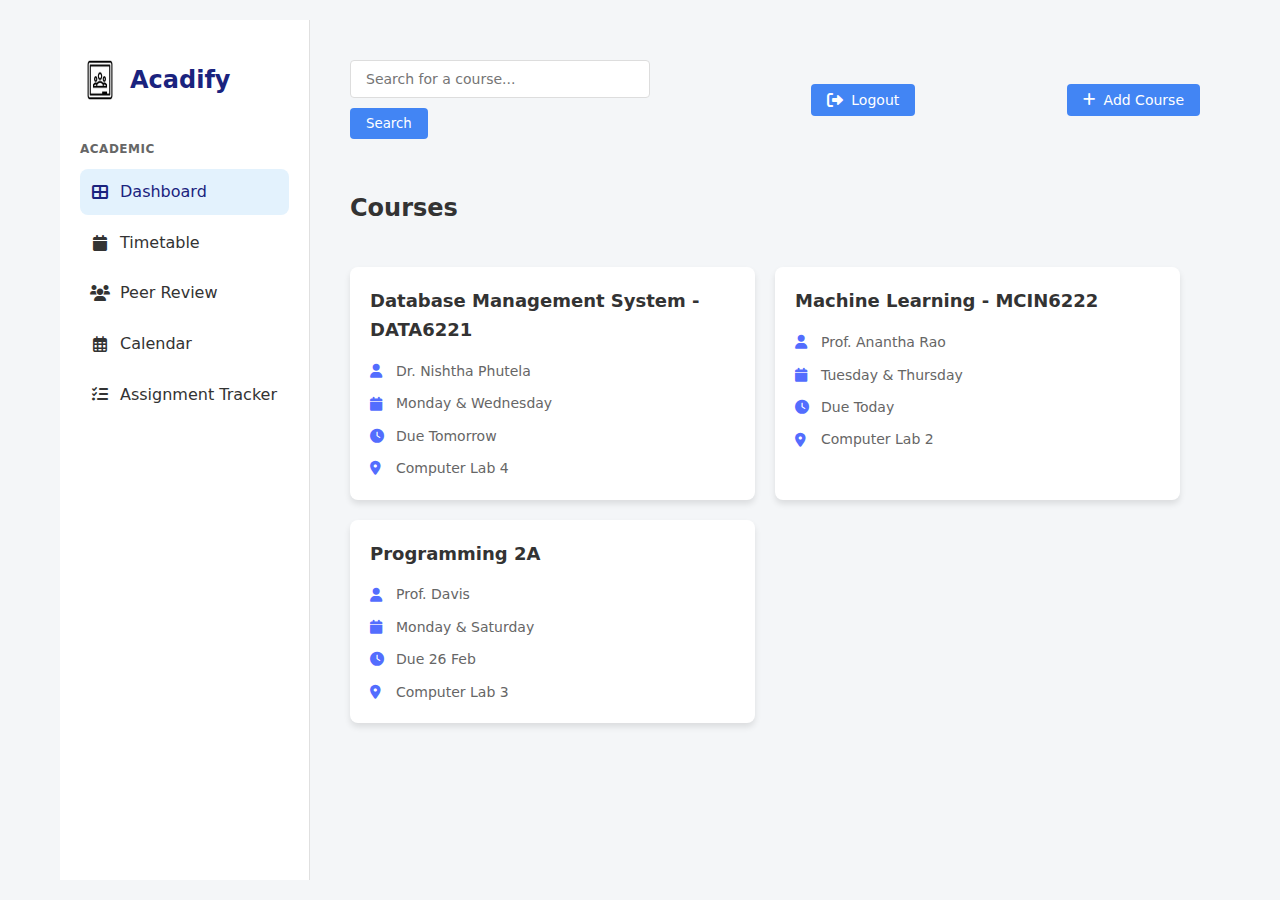
<file: index.html>
<!DOCTYPE html>
<html lang="en">
<head>
    <meta charset="UTF-8">
    <meta name="viewport" content="width=device-width, initial-scale=1.0">
    <title>Dashboard - Acadify Classroom</title>
    <link rel="stylesheet" href="dashboard.css">
    <link rel="stylesheet" href="https://cdnjs.cloudflare.com/ajax/libs/font-awesome/6.0.0/css/all.min.css">
</head>
<body>
    <div class="container">
        
        <aside class="sidebar">
            <div class="logo">
                <img src="logo.jpeg" alt="Acadify Logo">
                <h2>Acadify</h2>
            </div>
            <nav>
                <div class="nav-section">
                    <h3>ACADEMIC</h3>
                    <a href="#" class="active"><i class="fas fa-th-large"></i> Dashboard</a>
                    <a href="timetable.html"><i class="fas fa-calendar"></i> Timetable</a>
                    <a href="peerreview.html"><i class="fas fa-users"></i> Peer Review</a>
                    <a href="c.html"><i class="far fa-calendar-alt"></i> Calendar</a>
                    <a href="assignmenttracker.html"><i class="fas fa-tasks"></i> Assignment Tracker</a>
                </div>
            </nav>
        </aside>
        <main>
            <header>
                <div class="search-container">
                    <input type="text" id="courseSearch" placeholder="Search for a course...">
                    <div id="suggestions" class="suggestions-dropdown"></div>
                    <button id="searchBtn">Search</button>
                </div>
                <div class="header-icons">
                    <button id="logoutBtn" class="logout-btn">
                        <i class="fas fa-sign-out-alt"></i> Logout
                    </button>
                </div>
                
                    
                    <button id="addCourseBtn" class="add-btn">
                        <i class="fas fa-plus"></i> Add Course
                    </button>

                
            </header>
            <div class="content">
                <h2 class="section-title">Courses</h2>
                <div class="courses-grid">
                    <!-- First Row of Courses -->
                    <div class="course-card" data-course="dbms.html">
                        <h3>Database Management System - DATA6221</h3>
                        <div class="course-info">
                            <div class="instructor">
                                <i class="fas fa-user"></i>
                                <span>Dr. Nishtha Phutela</span>
                            </div>
                            <div class="schedule">
                                <i class="fas fa-calendar"></i>
                                <span>Monday & Wednesday</span>
                            </div>
                            <div class="deadline">
                                <i class="fas fa-clock"></i>
                                <span>Due Tomorrow</span>
                            </div>
                            <div class="location">
                                <i class="fas fa-map-marker-alt"></i>
                                <span>Computer Lab 4</span>
                            </div>
                        </div>
                    </div>

                    <div class="course-card" data-course="machinelearning.html">
                        <h3>Machine Learning - MCIN6222</h3>
                        <div class="course-info">
                            <div class="instructor">
                                <i class="fas fa-user"></i>
                                <span>Prof. Anantha Rao</span>
                            </div>
                            <div class="schedule">
                                <i class="fas fa-calendar"></i>
                                <span>Tuesday & Thursday</span>
                            </div>
                            <div class="deadline">
                                <i class="fas fa-clock"></i>
                                <span>Due Today</span>
                            </div>
                            <div class="location">
                                <i class="fas fa-map-marker-alt"></i>
                                <span>Computer Lab 2</span>
                            </div>
                        </div>
                    </div>

                    <div class="course-card" data-course="programming.html">
                        <h3>Programming 2A</h3>
                        <div class="course-info">
                            <div class="instructor">
                                <i class="fas fa-user"></i>
                                <span>Prof. Davis</span>
                            </div>
                            <div class="schedule">
                                <i class="fas fa-calendar"></i>
                                <span>Monday & Saturday</span>
                            </div>
                            <div class="deadline">
                                <i class="fas fa-clock"></i>
                                <span>Due 26 Feb</span>
                            </div>
                            <div class="location">
                                <i class="fas fa-map-marker-alt"></i>
                                <span>Computer Lab 3</span>
                            </div>
                        </div>
                    </div>

                    <!-- Second Row of Courses -->
                   

                    





                    <div id="coursesGrid" class="courses-grid">
                        <!-- Courses will be dynamically added here -->
                    </div>
            
                    <!-- Course Modal -->
                    <div id="courseModal" class="modal">
                        <div class="modal-content">
                            <div class="modal-header">
                                <h3 id="modalTitle">Add New Course</h3>
                                <button class="close-btn" onclick="closeModal()">
                                    <i class="fas fa-times"></i>
                                </button>
                            </div>
                            <div class="modal-body">
                                <form id="courseForm">
                                    <div class="form-group">
                                        <label>Course Name*</label>
                                        <input 
                                            type="text" 
                                            id="courseName" 
                                            placeholder="e.g. Database Management System"
                                            required 
                                        />
                                    </div>
                                    <div class="form-group">
                                        <label>Course Code*</label>
                                        <input 
                                            type="text" 
                                            id="courseCode" 
                                            placeholder="e.g. DATA6221"
                                            required 
                                        />
                                    </div>
                                    <div class="form-group">
                                        <label>Instructor*</label>
                                        <input 
                                            type="text" 
                                            id="instructor" 
                                            placeholder="e.g. Dr. John Smith"
                                            required 
                                        />
                                    </div>
                                    <div class="form-group">
                                        <label>Schedule</label>
                                        <input 
                                            type="text" 
                                            id="schedule" 
                                            placeholder="e.g. Monday & Wednesday"
                                        />
                                    </div>
                                    <div class="form-group">
                                        <label>Deadline</label>
                                        <input 
                                            type="text" 
                                            id="deadline" 
                                            placeholder="e.g. Tomorrow, 26 Feb"
                                        />
                                    </div>
                                    <div class="form-group">
                                        <label>Location</label>
                                        <input 
                                            type="text" 
                                            id="location" 
                                            placeholder="e.g. Computer Lab 4"
                                        />
                                    </div>
                                </form>
                            </div>
                            <div class="modal-footer">
                                <button class="cancel-btn" onclick="closeModal()">Cancel</button>
                                <button class="save-btn" onclick="saveCourse()">Add Course</button>
                            </div>
                        </div>
                    </div>




                </div>
            </div>
        </main>
    </div>

    <!-- Toast notification for messages -->
    <div id="toast" class="toast">
        <div class="toast-content">
            <i class="fas fa-check-circle toast-icon"></i>
            <div class="toast-message">Message here</div>
        </div>
        <div class="toast-progress"></div>
    </div>

    <script src="dashboard.js"></script>
</body>
</html>
</file>
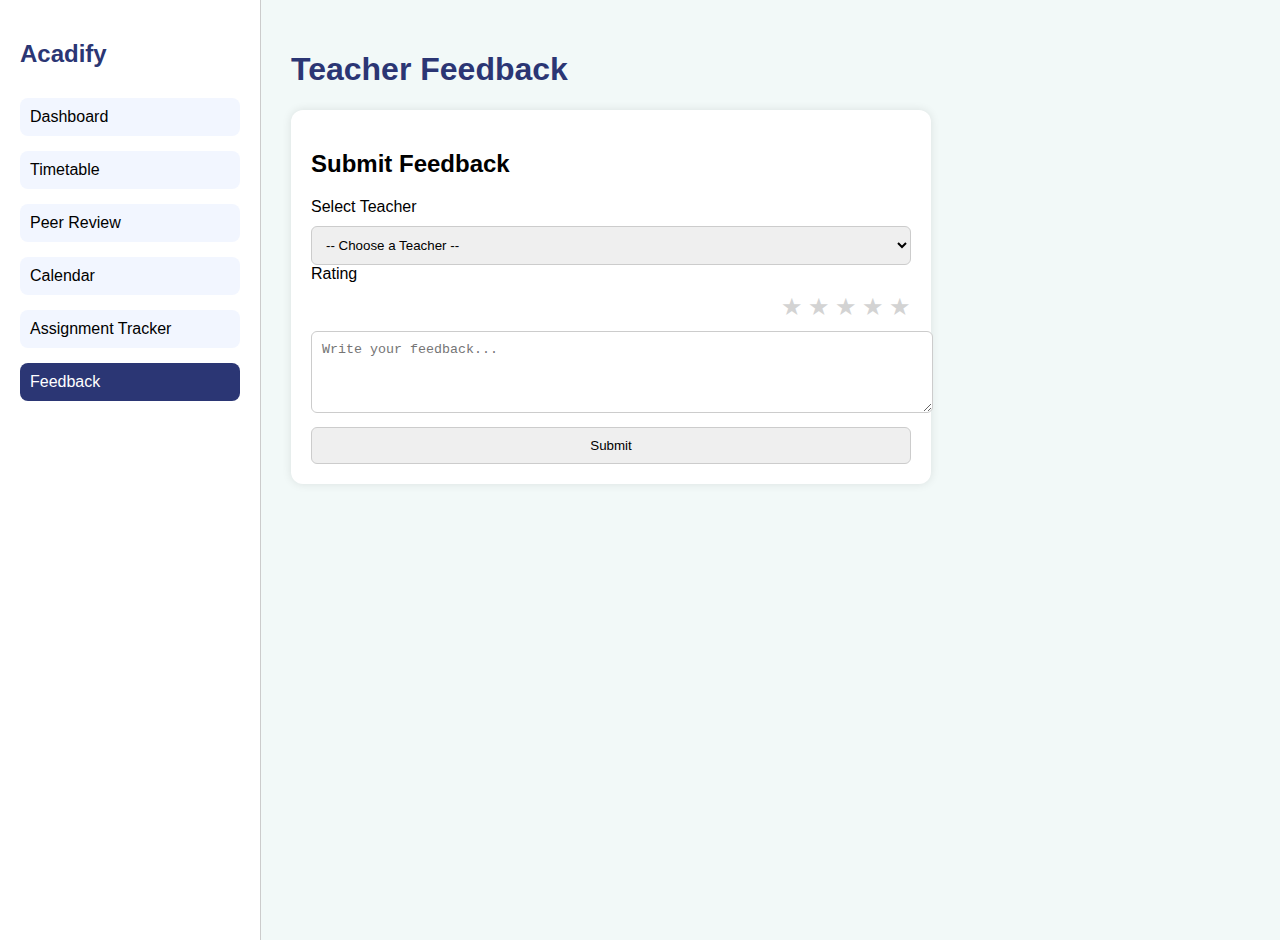
<file: Feedback_Himanshu/index.html>
<!DOCTYPE html>
<html lang="en">
<head>
  <meta charset="UTF-8">
  <title>Teacher Feedback - Acadify</title>
  <style>
    body {
      margin: 0;
      font-family: Arial, sans-serif;
      background-color: #f2f9f8;
      display: flex;
    }
    .sidebar {
      width: 220px;
      background-color: #fff;
      border-right: 1px solid #ccc;
      padding: 20px;
      height: 100vh;
    }
    .sidebar h2 {
      color: #2b3674;
    }
    .sidebar ul {
      list-style: none;
      padding: 0;
      margin-top: 30px;
    }
    .sidebar ul li {
      margin-bottom: 15px;
      padding: 10px;
      background-color: #f2f6ff;
      border-radius: 8px;
      cursor: pointer;
    }
    .sidebar ul li:hover {
      background-color: #dce7ff;
    }
    .main {
      flex: 1;
      padding: 30px;
    }
    .main h1 {
      color: #2b3674;
    }
    .feedback-form {
      background-color: #fff;
      padding: 20px;
      border-radius: 12px;
      box-shadow: 0 0 10px rgba(0,0,0,0.1);
      max-width: 600px;
      margin-bottom: 30px;
    }
    .feedback-form select,
    .feedback-form textarea,
    .feedback-form button {
      width: 100%;
      margin-top: 10px;
      padding: 10px;
      border-radius: 6px;
      border: 1px solid #ccc;
    }
    .stars {
      display: flex;
      flex-direction: row-reverse;
      justify-content: flex-start;
      gap: 5px;
      margin-top: 10px;
    }
    .stars input {
      display: none;
    }
    .stars label {
      font-size: 24px;
      color: lightgray;
      cursor: pointer;
    }
    .stars input:checked ~ label,
    .stars label:hover,
    .stars label:hover ~ label {
      color: gold;
    }
    .feedback-list {
      max-width: 600px;
    }
    .feedback-item {
      background-color: #fff;
      padding: 15px;
      margin-bottom: 15px;
      border-radius: 10px;
      box-shadow: 0 2px 6px rgba(0,0,0,0.05);
    }
    .feedback-item h3 {
      margin: 0;
      color: #2b3674;
    }
    .feedback-item p {
      margin-top: 5px;
    }
  </style>
</head>
<body>
  <div class="sidebar">
    <h2>Acadify</h2>
    <ul>
      <li>Dashboard</li>
      <li>Timetable</li>
      <li>Peer Review</li>
      <li>Calendar</li>
      <li>Assignment Tracker</li>
      <li style="background-color:#2b3674; color:#fff;">Feedback</li>
    </ul>
  </div>

  <div class="main">
    <h1>Teacher Feedback</h1>
    <div class="feedback-form">
      <h2>Submit Feedback</h2>
      <label for="teacher">Select Teacher</label>
      <select id="teacher">
        <option value="">-- Choose a Teacher --</option>
        <option value="Dr. Nishtha Phutela">Dr. Nishtha Phutela</option>
        <option value="Prof. Anantha Rao">Prof. Anantha Rao</option>
        <option value="Gautam Sir">Gautam Sir</option>
      </select>

      <label>Rating</label>
      <div class="stars">
        <input type="radio" name="star" id="star5" value="5"><label for="star5">&#9733;</label>
        <input type="radio" name="star" id="star4" value="4"><label for="star4">&#9733;</label>
        <input type="radio" name="star" id="star3" value="3"><label for="star3">&#9733;</label>
        <input type="radio" name="star" id="star2" value="2"><label for="star2">&#9733;</label>
        <input type="radio" name="star" id="star1" value="1"><label for="star1">&#9733;</label>
      </div>

      <textarea id="feedback" rows="4" placeholder="Write your feedback..."></textarea>
      <button id="submitBtn">Submit</button>
    </div>

    <div class="feedback-list" id="feedbackList">
      <h2>Submitted Feedback</h2>
    </div>
  </div>

  <script>
    window.onload = function() {
      loadFeedback();
    };

    document.getElementById("submitBtn").addEventListener("click", submitFeedback);

    function submitFeedback() {
      const teacher = document.getElementById("teacher").value;
      const feedback = document.getElementById("feedback").value;
      const rating = document.querySelector('input[name="star"]:checked');

      if (!teacher || !feedback || !rating) {
        alert("Please fill all fields including rating.");
        return;
      }

      const existingFeedback = JSON.parse(localStorage.getItem('feedback')) || [];
      const newFeedback = {
        teacher: teacher,
        rating: rating.value,
        feedback: feedback
      };

      existingFeedback.push(newFeedback);
      localStorage.setItem('feedback', JSON.stringify(existingFeedback));

      document.getElementById("teacher").value = "";
      document.getElementById("feedback").value = "";
      document.querySelectorAll('input[name="star"]').forEach(r => r.checked = false);

      loadFeedback();
    }

    function loadFeedback() {
      const feedbackList = document.getElementById("feedbackList");
      feedbackList.innerHTML = '';
      const storedFeedback = JSON.parse(localStorage.getItem('feedback')) || [];

      storedFeedback.forEach(feedback => {
        const item = document.createElement("div");
        item.className = "feedback-item";

        const heading = document.createElement("h3");
        heading.textContent = `${feedback.teacher} - ${'★'.repeat(feedback.rating)}${'☆'.repeat(5 - feedback.rating)}`;

        const para = document.createElement("p");
        para.textContent = feedback.feedback;

        item.appendChild(heading);
        item.appendChild(para);
        feedbackList.appendChild(item);
      });
    }
  </script>
</body>
</html>
</file>
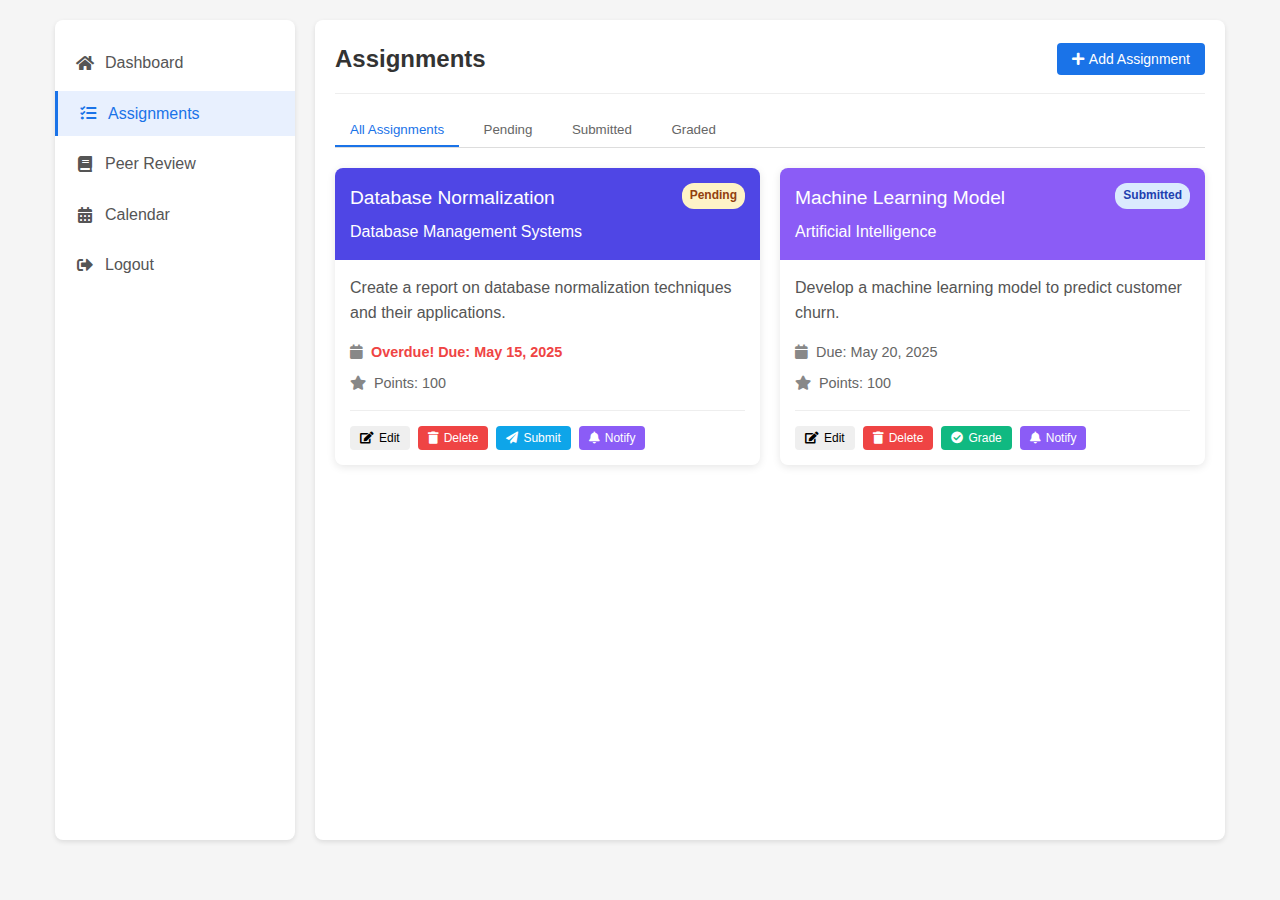
<file: assignmenttracker.html>
<!DOCTYPE html>
<html lang="en">
<head>
    <meta charset="UTF-8">
    <meta name="viewport" content="width=device-width, initial-scale=1.0">
    <title>Assignment Tracker</title>
    <link rel="stylesheet" href="https://cdnjs.cloudflare.com/ajax/libs/font-awesome/5.15.4/css/all.min.css">
    <link rel="stylesheet" href="assignmentracker.css">
</head>
<body>
 
    
    <div class="container main-container">
        <aside class="sidebar">
            <nav>
                <ul>
                    <li><a href="index.html"><i class="fas fa-home"></i> Dashboard</a></li>
                    <li class="active"><a href="assignmenttracker.html"><i class="fas fa-tasks"></i> Assignments</a></li>
                    <li><a href="peerreview.html"><i class="fas fa-book"></i> Peer Review</a></li>
                    <li><a href="timetable.html"><i class="fas fa-calendar-alt"></i> Calendar</a></li>                   
                  <li><a href="index.html"><i class="fas fa-sign-out-alt"></i> Logout</a></li>
                </ul>
            </nav>
        </aside>
        
        <main class="content">
            <div class="content-header">
                <h2>Assignments</h2>
                <button class="btn btn-primary" id="addAssignmentBtn">
                    <i class="fas fa-plus"></i> Add Assignment
                </button>
            </div>
            
            <div class="tab-navigation">
                <button class="tab-btn active" data-status="all">All Assignments</button>
                <button class="tab-btn" data-status="Pending">Pending</button>
                <button class="tab-btn" data-status="Submitted">Submitted</button>
                <button class="tab-btn" data-status="Graded">Graded</button>
            </div>
            
            <div class="assignments-container">
                <!-- Assignments will be dynamically added here -->
            </div>
        </main>
    </div>
    
    <!-- Assignment Modal -->
    <div id="assignmentModal" class="modal">
        <div class="modal-content">
            <span class="close">&times;</span>
            <h2 id="modalTitle">Add New Assignment</h2>
            
            <form id="assignmentForm">
                <input type="hidden" id="assignmentId">
                
                <div class="form-group">
                    <label for="title">Assignment Title*</label>
                    <input type="text" id="title" required>
                </div>
                
                <div class="form-group">
                    <label for="course">Course*</label>
                    <select id="course" required>
                        <option value="DBMS">Database Management Systems</option>
                        <option value="DS">Data Structures</option>
                        <option value="AI">Artificial Intelligence</option>
                        <option value="ML">Machine Learning</option>
                        <option value="CN">Computer Networks</option>
                    </select>
                </div>
                
                <div class="form-group">
                    <label for="description">Description*</label>
                    <textarea id="description" rows="4" required></textarea>
                </div>
                
                <div class="form-row">
                    <div class="form-group">
                        <label for="deadline">Due Date*</label>
                        <input type="date" id="deadline" required>
                    </div>
                    
                    <div class="form-group">
                        <label for="points">Total Points*</label>
                        <input type="number" id="points" min="1" max="100" value="100" required>
                    </div>
                </div>
                
                <div class="form-group">
                    <label for="attachment">Attachment</label>
                    <input type="file" id="attachment">
                </div>
                
                <div class="form-group">
                    <label>Notification Options</label>
                    <div class="checkbox-group">
                        <label><input type="checkbox" id="notifyEmail"> Email</label>
                        <label><input type="checkbox" id="notifyPush" checked> Push Notification</label>
                    </div>
                </div>
                
                <div class="form-actions">
                    <button type="button" class="btn btn-cancel" id="cancelAssignment">Cancel</button>
                    <button type="submit" class="btn btn-primary">Save Assignment</button>
                </div>
            </form>
        </div>
    </div>
    
    <!-- Notification Modal -->
    <div id="notificationModal" class="notification-modal">
        <div class="notification-form">
            <h2>Notify Students</h2>
            
            <form id="notificationForm">
                <input type="hidden" id="notifyAssignmentId">
                
                <div class="form-group">
                    <label for="notificationTitle">Notification Title*</label>
                    <input type="text" id="notificationTitle" required>
                </div>
                
                <div class="form-group">
                    <label for="notificationMessage">Message*</label>
                    <textarea id="notificationMessage" rows="4" required></textarea>
                </div>
                
                <div class="form-group">
                    <label>Notification Methods</label>
                    <div class="notification-options">
                        <label><input type="checkbox" id="notifyEmailOption" checked> Email</label>
                        <label><input type="checkbox" id="notifyPushOption" checked> Push</label>
                        <label><input type="checkbox" id="notifySmsOption"> SMS</label>
                    </div>
                </div>
                
                <div class="form-group">
                    <label>Recipients</label>
                    <div class="notification-options">
                        <label><input type="checkbox" id="notifyAllRecipients" checked> All Students (4)</label>
                    </div>
                </div>
                
                <div class="form-actions">
                    <button type="button" class="btn btn-cancel" id="cancelNotification">Cancel</button>
                    <button type="submit" class="btn btn-primary">Send Notification</button>
                </div>
            </form>
        </div>
    </div>
    
    <!-- Grade Modal -->
    <div id="gradeModal" class="grade-modal">
        <div class="grade-form">
            <h2>Grade Assignment</h2>
            
            <form id="gradeForm">
                <input type="hidden" id="gradeAssignmentId">
                
                <div class="form-group">
                    <label for="score">Score*</label>
                    <input type="number" id="score" min="0" max="100" required>
                </div>
                
                <div class="form-group">
                    <label for="feedback">Feedback*</label>
                    <textarea id="feedback" rows="4" required></textarea>
                </div>
                
                <div class="form-group">
                    <label for="feedbackAttachment">Attachment</label>
                    <input type="file" id="feedbackAttachment">
                </div>
                
                <div class="form-actions">
                    <button type="button" class="btn btn-cancel" id="cancelGrade">Cancel</button>
                    <button type="submit" class="btn btn-primary">Submit Grade</button>
                </div>
            </form>
        </div>
    </div>
    
    <!-- Delete Confirmation Modal -->
    <div id="deleteModal" class="delete-modal">
        <div class="delete-confirm">
            <i class="fas fa-exclamation-triangle" style="font-size: 48px; color: #ef4444; margin-bottom: 15px;"></i>
            <h3>Delete Assignment</h3>
            <p id="deleteMessage">Are you sure you want to delete this assignment? This action cannot be undone.</p>
            
            <div class="btn-group">
                <button class="btn" id="cancelDelete">Cancel</button>
                <button class="btn btn-delete" id="confirmDelete">Delete</button>
            </div>
        </div>
    </div>
    
    <!-- Toast Notification -->
    <div id="toast" class="toast">
        <div class="toast-content">
            <i class="fas fa-check-circle"></i>
            <span id="toastMessage"></span>
        </div>
    </div>
    
    <script src="assignmentracker.js"></script>
</body>
</html>
</file>
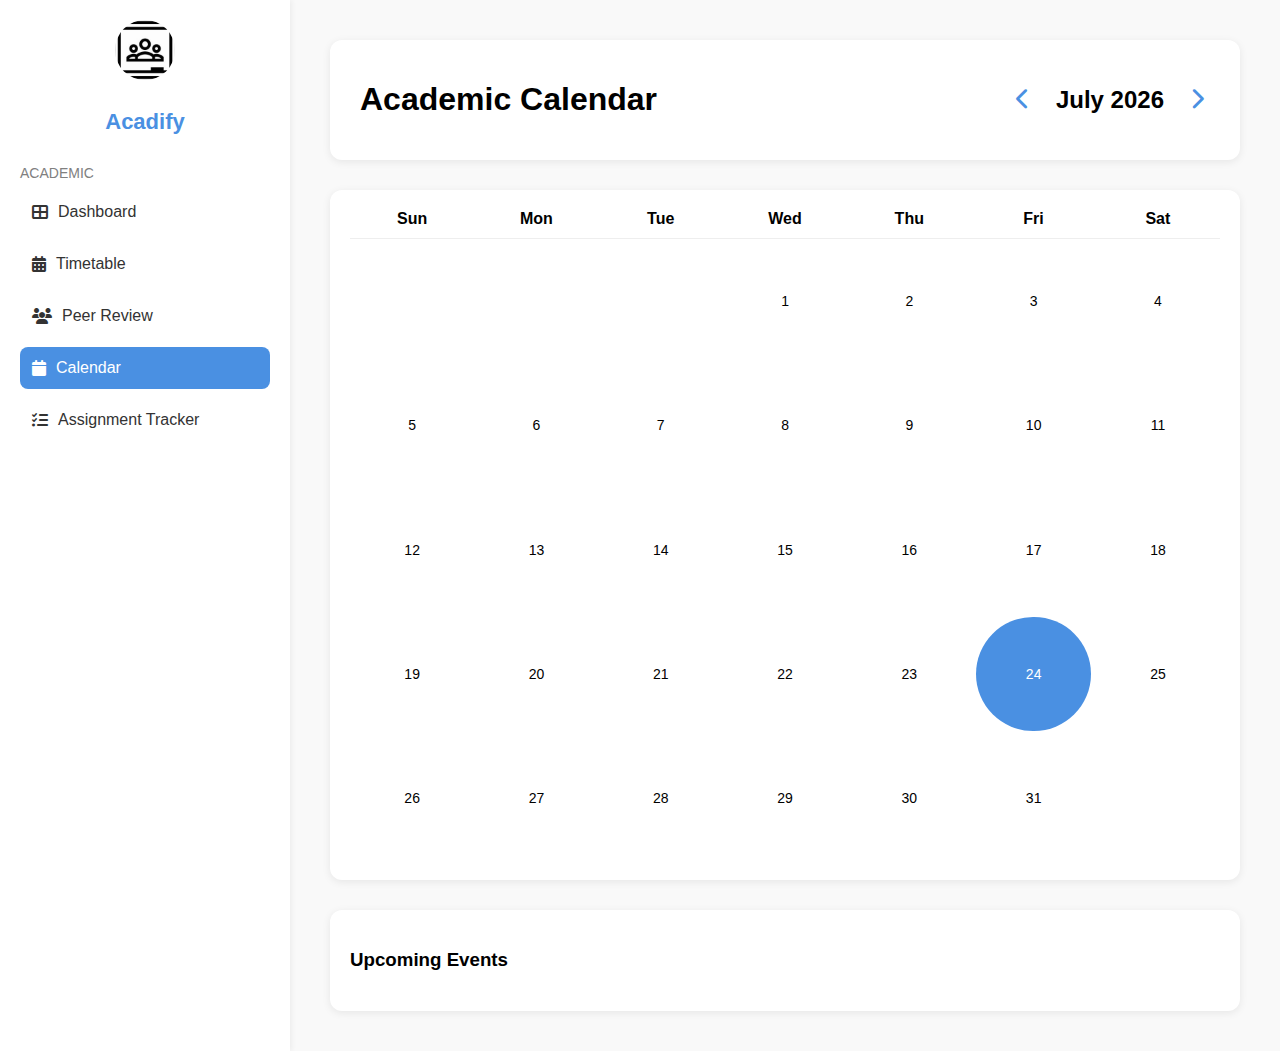
<file: c.html>
<!DOCTYPE html>
<html lang="en">
<head>
    <meta charset="UTF-8">
    <meta name="viewport" content="width=device-width, initial-scale=1.0">
    <title>Calendar | Acadify</title>
    <link rel="stylesheet" href="c.css">
    <link rel="stylesheet" href="https://cdnjs.cloudflare.com/ajax/libs/font-awesome/6.4.0/css/all.min.css">
</head>
<body>
    <div class="container">
        <aside class="sidebar">
            <div class="logo-container">
                <img src="logo.jpeg" alt="Acadify Logo" class="logo">
                <h1 class="logo-text">Acadify</h1>
            </div>
            <div class="sidebar-section">
                <p class="sidebar-section-title">ACADEMIC</p>
                <nav class="sidebar-nav">
                    <a href="index.html" class="nav-item">
                        <i class="fas fa-th-large"></i> Dashboard
                    </a>
                    <a href="timetable.html" class="nav-item">
                        <i class="fas fa-calendar-alt"></i> Timetable
                    </a>
                   
                    <a href="peerreview.html" class="nav-item">
                        <i class="fas fa-users"></i> Peer Review
                    </a>
                    <a href="#" class="nav-item active">
                        <i class="fas fa-calendar"></i> Calendar
                    </a>
                    <a href="assignmenttracker.html" class="nav-item">
                        <i class="fas fa-tasks"></i> Assignment Tracker
                    </a>
                </nav>
            </div>
        </aside>

        <main class="main-content">
            <section class="calendar-section">
                <div class="calendar-header">
                    <h1>Academic Calendar</h1>
                    <div class="calendar-nav">
                        <button id="prevMonth" class="nav-btn"><i class="fas fa-chevron-left"></i></button>
                        <h2 id="currentMonth">March 2025</h2>
                        <button id="nextMonth" class="nav-btn"><i class="fas fa-chevron-right"></i></button>
                    </div>
                </div>

                <div class="calendar-container">
                    <div class="calendar-weekdays">
                        <div>Sun</div>
                        <div>Mon</div>
                        <div>Tue</div>
                        <div>Wed</div>
                        <div>Thu</div>
                        <div>Fri</div>
                        <div>Sat</div>
                    </div>
                    <div class="calendar-days" id="calendarDays">
                        <!-- Days populated by JavaScript -->
                    </div>
                </div>

                <div class="events-sidebar">
                    <h3>Upcoming Events</h3>
                    <div class="events-list" id="eventsList">
                        <!-- Events populated by JavaScript -->
                    </div>
                </div>
            </section>
        </main>
    </div>
    
    <script src="c.js"></script>
</body>
</html>
</file>
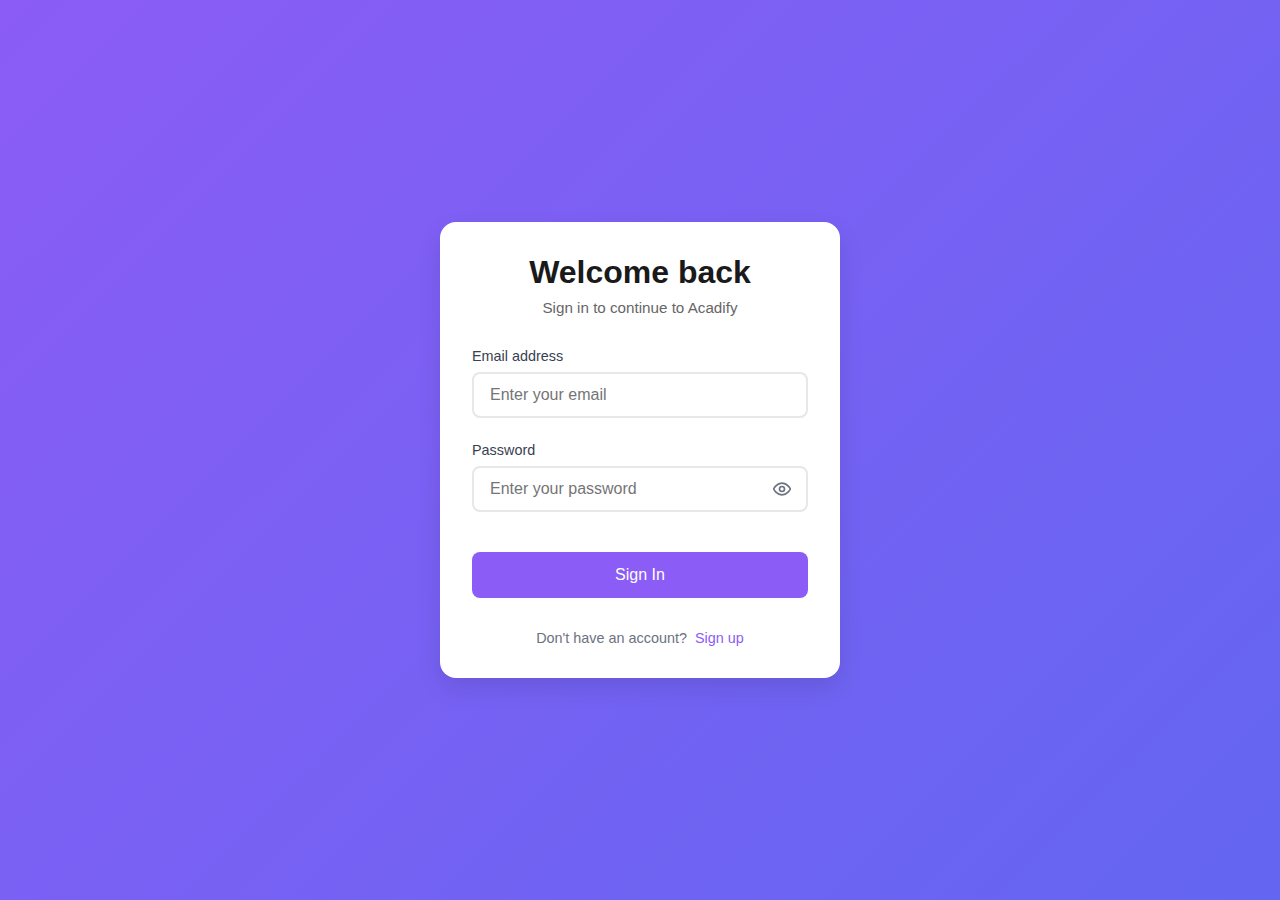
<file: login.html>
<!DOCTYPE html>
<html lang="en">
<head>
    <meta charset="UTF-8">
    <meta name="viewport" content="width=device-width, initial-scale=1.0">
    <title>Login - Acadify</title>
    <link rel="stylesheet" href="https://cdnjs.cloudflare.com/ajax/libs/font-awesome/6.0.0/css/all.min.css">
    <link rel="stylesheet" href="auth.css">
</head>
<body>
    <div class="auth-container">
        <div class="auth-header">
            <h1>Welcome back</h1>
            <p>Sign in to continue to Acadify</p>
        </div>

        <form id="loginForm">
            <div class="form-group">
                <label for="loginEmail">Email address</label>
                <div class="input-wrapper">
                    <input type="email" id="loginEmail" required placeholder="Enter your email">
                </div>
            </div>

            <div class="form-group">
                <label for="loginPassword">Password</label>
                <div class="input-wrapper">
                    <input type="password" id="loginPassword" required placeholder="Enter your password">
                    <button type="button" class="toggle-password">
                        <svg xmlns="http://www.w3.org/2000/svg" width="20" height="20" viewBox="0 0 24 24" fill="none" stroke="currentColor" stroke-width="2" stroke-linecap="round" stroke-linejoin="round">
                            <path d="M2 12s3-7 10-7 10 7 10 7-3 7-10 7-10-7-10-7Z"/>
                            <circle cx="12" cy="12" r="3"/>
                        </svg>
                    </button>
                </div>
            </div>

            <button type="submit" class="submit-button">Sign In</button>
        </form>

        <div class="auth-footer">
            Don't have an account?
            <a href="signup.html">Sign up</a>
        </div>
    </div>

    <script src="auth.js"></script>
</body>
</html>
</file>
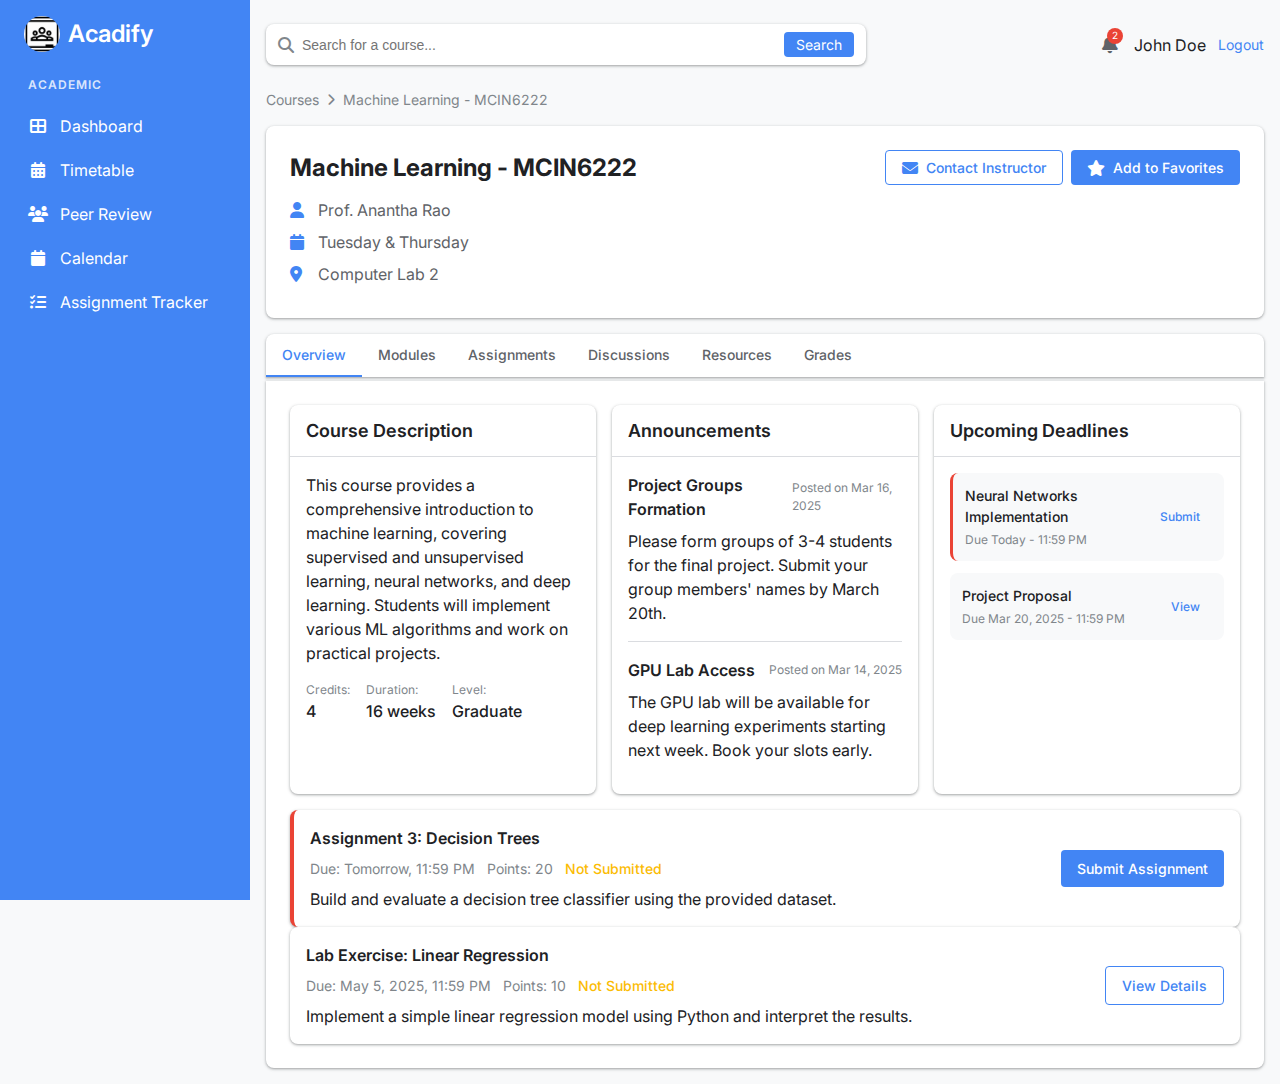
<file: machinelearning.html>
<!DOCTYPE html>
<html lang="en">
<head>
    <meta charset="UTF-8">
    <meta name="viewport" content="width=device-width, initial-scale=1.0">
    <title>Machine Learning - MCIN6222 | Acadify</title>
    <link rel="stylesheet" href="dbms.css">
    <link rel="stylesheet" href="https://fonts.googleapis.com/css2?family=Inter:wght@400;500;600&display=swap">
    <link rel="stylesheet" href="https://cdnjs.cloudflare.com/ajax/libs/font-awesome/6.4.0/css/all.min.css">
</head>
<body>
    <div class="container">
        <!-- Sidebar -->
        <aside class="sidebar">
            <div class="logo-container">
                <img src="logo.jpeg" alt="Acadify Logo" class="logo">
                <h1 class="logo-text">Acadify</h1>
            </div>
            
            <div class="sidebar-section">
                <p class="sidebar-section-title">ACADEMIC</p>
                <nav class="sidebar-nav">
                    <a href="index.html" class="nav-item">
                        <i class="fas fa-th-large"></i>
                        <span>Dashboard</span>
                    </a>
                    <a href="timetable.html" class="nav-item">
                        <i class="fas fa-calendar-alt"></i>
                        <span>Timetable</span>
                    </a>
                    
                    <a href="peerreview.html" class="nav-item">
                        <i class="fas fa-users"></i>
                        <span>Peer Review</span>
                    </a>
                    <a href="c.html" class="nav-item">
                        <i class="fas fa-calendar"></i>
                        <span>Calendar</span>
                    </a>
                    <a href="assignmentracker.html" class="nav-item">
                        <i class="fas fa-tasks"></i>
                        <span>Assignment Tracker</span>
                    </a>
                </nav>
            </div>
        </aside>

        <!-- Main Content -->
        <main class="main-content">
            <!-- Header -->
            <header class="header">
                <div class="search-container">
                    <div class="search-box">
                        <i class="fas fa-search"></i>
                        <input type="text" placeholder="Search for a course...">
                        <button class="search-btn">Search</button>
                    </div>
                </div>
                <div class="header-actions">
                    <div class="notification-icon">
                        <i class="fas fa-bell"></i>
                        <span class="notification-badge">2</span>
                    </div>
                    <div class="user-profile">
                        <span>John Doe</span>
                        <a href="#" class="logout-btn">Logout</a>
                    </div>
                </div>
            </header>

            <!-- Breadcrumb -->
            <div class="breadcrumb">
                <a href="dashboard.html">Courses</a>
                <i class="fas fa-chevron-right"></i>
                <span>Machine Learning - MCIN6222</span>
            </div>

            <!-- Course Header -->
            <div class="course-header">
                <div class="course-info">
                    <h1>Machine Learning - MCIN6222</h1>
                    <div class="instructor">
                        <i class="fas fa-user"></i>
                        <span>Prof. Anantha Rao</span>
                    </div>
                    <div class="schedule">
                        <i class="fas fa-calendar"></i>
                        <span>Tuesday & Thursday</span>
                    </div>
                    <div class="location">
                        <i class="fas fa-map-marker-alt"></i>
                        <span>Computer Lab 2</span>
                    </div>
                </div>
                <div class="course-actions">
                    <button class="btn btn-outline">
                        <i class="fas fa-envelope"></i>
                        <span>Contact Instructor</span>
                    </button>
                    <button class="btn btn-primary">
                        <i class="fas fa-star"></i>
                        <span>Add to Favorites</span>
                    </button>
                </div>
            </div>

            <!-- Course Navigation -->
            <div class="course-nav">
                <button class="nav-tab active" data-tab="overview">Overview</button>
                <button class="nav-tab" data-tab="modules">Modules</button>
                <button class="nav-tab" data-tab="assignments">Assignments</button>
                <button class="nav-tab" data-tab="discussions">Discussions</button>
                <button class="nav-tab" data-tab="resources">Resources</button>
                <button class="nav-tab" data-tab="grades">Grades</button>
            </div>

            <!-- Tab Content -->
            <div class="tab-content">
                <!-- Overview Tab -->
                <div class="tab-pane active" id="overview">
                    <div class="overview-grid">
                        <!-- Course Description -->
                        <div class="card">
                            <div class="card-header">
                                <h2>Course Description</h2>
                            </div>
                            <div class="card-body">
                                <p>This course provides a comprehensive introduction to machine learning, covering supervised and unsupervised learning, neural networks, and deep learning. Students will implement various ML algorithms and work on practical projects.</p>
                                <div class="course-meta">
                                    <div class="meta-item">
                                        <span class="meta-label">Credits:</span>
                                        <span class="meta-value">4</span>
                                    </div>
                                    <div class="meta-item">
                                        <span class="meta-label">Duration:</span>
                                        <span class="meta-value">16 weeks</span>
                                    </div>
                                    <div class="meta-item">
                                        <span class="meta-label">Level:</span>
                                        <span class="meta-value">Graduate</span>
                                    </div>
                                </div>
                            </div>
                        </div>

                        <!-- Announcements -->
                        <div class="card">
                            <div class="card-header">
                                <h2>Announcements</h2>
                            </div>
                            <div class="card-body">
                                <div class="announcement">
                                    <div class="announcement-header">
                                        <h3>Project Groups Formation</h3>
                                        <span class="date">Posted on Mar 16, 2025</span>
                                    </div>
                                    <p>Please form groups of 3-4 students for the final project. Submit your group members' names by March 20th.</p>
                                </div>
                                <div class="announcement">
                                    <div class="announcement-header">
                                        <h3>GPU Lab Access</h3>
                                        <span class="date">Posted on Mar 14, 2025</span>
                                    </div>
                                    <p>The GPU lab will be available for deep learning experiments starting next week. Book your slots early.</p>
                                </div>
                            </div>
                        </div>

                        <!-- Upcoming Deadlines -->
                        <div class="card">
                            <div class="card-header">
                                <h2>Upcoming Deadlines</h2>
                            </div>
                            <div class="card-body">
                                <div class="deadline-list">
                                    <div class="deadline urgent">
                                        <div class="deadline-info">
                                            <h3>Neural Networks Implementation</h3>
                                            <p>Due Today - 11:59 PM</p>
                                        </div>
                                        <a href="#" class="btn btn-sm">Submit</a>
                                    </div>
                                    <div class="deadline">
                                        <div class="deadline-info">
                                            <h3>Project Proposal</h3>
                                            <p>Due Mar 20, 2025 - 11:59 PM</p>
                                        </div>
                                        <a href="#" class="btn btn-sm">View</a>
                                    </div>
                                </div>
                            </div>
                        </div>
                    </div>
                </div>
<!-- Modules Tab -->
<div class="tab-pane" id="modules">
    <div class="modules-container">
      <div class="module">
        <div class="module-header">
          <h2>Module 1: Introduction to Machine Learning</h2>
          <button class="module-toggle">
            <i class="fas fa-chevron-down"></i>
          </button>
        </div>
        <div class="module-content">
          <div class="module-topics">
            <div class="topic completed">
              <div class="topic-header">
                <i class="fas fa-check-circle"></i>
                <h3>1.1 What is Machine Learning?</h3>
              </div>
              <div class="topic-resources">
                <a href="#" class="resource">
                  <i class="fas fa-file-pdf"></i>
                  <span>Lecture Slides</span>
                </a>
                <a href="#" class="resource">
                  <i class="fas fa-video"></i>
                  <span>Lecture Recording</span>
                </a>
              </div>
            </div>
            <div class="topic completed">
              <div class="topic-header">
                <i class="fas fa-check-circle"></i>
                <h3>1.2 Types of Machine Learning</h3>
              </div>
              <div class="topic-resources">
                <a href="#" class="resource">
                  <i class="fas fa-file-pdf"></i>
                  <span>Lecture Slides</span>
                </a>
                <a href="#" class="resource">
                  <i class="fas fa-video"></i>
                  <span>Lecture Recording</span>
                </a>
              </div>
            </div>
          </div>
        </div>
      </div>
  
      <div class="module">
        <div class="module-header">
          <h2>Module 2: Supervised Learning</h2>
          <button class="module-toggle">
            <i class="fas fa-chevron-down"></i>
          </button>
        </div>
        <div class="module-content">
          <div class="module-topics">
            <div class="topic active">
              <div class="topic-header">
                <i class="fas fa-play-circle"></i>
                <h3>2.1 Linear Regression</h3>
              </div>
              <div class="topic-resources">
                <a href="#" class="resource">
                  <i class="fas fa-file-pdf"></i>
                  <span>Lecture Slides</span>
                </a>
                <a href="#" class="resource">
                  <i class="fas fa-video"></i>
                  <span>Lecture Recording</span>
                </a>
                <a href="#" class="resource">
                  <i class="fas fa-tasks"></i>
                  <span>Practice Exercise</span>
                </a>
              </div>
            </div>
            <div class="topic">
              <div class="topic-header">
                <i class="fas fa-circle"></i>
                <h3>2.2 Classification: Logistic Regression</h3>
              </div>
              <div class="topic-resources">
                <a href="#" class="resource">
                  <i class="fas fa-lock"></i>
                  <span>Available on May 5, 2025</span>
                </a>
              </div>
            </div>
          </div>
        </div>
      </div>
  
      <div class="module">
        <div class="module-header">
          <h2>Module 3: Unsupervised Learning</h2>
          <button class="module-toggle">
            <i class="fas fa-chevron-down"></i>
          </button>
        </div>
        <div class="module-content">
          <div class="module-topics">
            <div class="topic">
              <div class="topic-header">
                <i class="fas fa-circle"></i>
                <h3>3.1 Clustering: K-Means</h3>
              </div>
              <div class="topic-resources">
                <a href="#" class="resource">
                  <i class="fas fa-lock"></i>
                  <span>Available on May 12, 2025</span>
                </a>
              </div>
            </div>
            <div class="topic">
              <div class="topic-header">
                <i class="fas fa-circle"></i>
                <h3>3.2 Dimensionality Reduction</h3>
              </div>
              <div class="topic-resources">
                <a href="#" class="resource">
                  <i class="fas fa-lock"></i>
                  <span>Available on May 19, 2025</span>
                </a>
              </div>
            </div>
          </div>
        </div>
      </div>
    </div>
  </div>
  <!-- Machine Learning Assignments -->
  <div class="assignment-item urgent">
    <div class="assignment-info">
      <h3>Assignment 3: Decision Trees</h3>
      <div class="assignment-meta">
        <span class="due-date">Due: Tomorrow, 11:59 PM</span>
        <span class="points">Points: 20</span>
        <span class="status pending">Not Submitted</span>
      </div>
      <p>Build and evaluate a decision tree classifier using the provided dataset.</p>
    </div>
    <div class="assignment-actions">
      <a href="#" class="btn btn-primary">Submit Assignment</a>
    </div>
  </div>

  <div class="assignment-item">
    <div class="assignment-info">
      <h3>Lab Exercise: Linear Regression</h3>
      <div class="assignment-meta">
        <span class="due-date">Due: May 5, 2025, 11:59 PM</span>
        <span class="points">Points: 10</span>
        <span class="status pending">Not Submitted</span>
      </div>
      <p>Implement a simple linear regression model using Python and interpret the results.</p>
    </div>
    <div class="assignment-actions">
      <a href="#" class="btn btn-outline">View Details</a>
    </div>
  </div>
  <!-- Machine Learning Discussions Tab -->
<div class="tab-pane" id="ml-discussions">
    <div class="discussions-container">
      <div class="discussions-header">
        <h2>Machine Learning Discussions</h2>
        <button class="btn btn-primary">New Discussion</button>
      </div>
  
      <div class="discussion-boards">
        <div class="discussion-board">
          <div class="board-header">
            <h3>General Discussion</h3>
            <span class="post-count">12 posts</span>
          </div>
          <div class="discussion-list">
            <div class="discussion-item">
              <div class="discussion-info">
                <h4>Understanding Overfitting vs. Underfitting</h4>
                <div class="discussion-meta">
                  <span class="author">Emily Carter</span>
                  <span class="date">Mar 12, 2025</span>
                  <span class="replies">6 replies</span>
                </div>
                <p>Can someone explain in simple terms how to differentiate overfitting and underfitting in machine learning models?</p>
              </div>
              <div class="discussion-status">
                <span class="status unread">New Replies</span>
              </div>
            </div>
            <div class="discussion-item">
              <div class="discussion-info">
                <h4>Best Resources for Neural Networks Basics</h4>
                <div class="discussion-meta">
                  <span class="author">David Lee</span>
                  <span class="date">Mar 8, 2025</span>
                  <span class="replies">4 replies</span>
                </div>
                <p>Looking for beginner-friendly resources or videos that explain neural networks well. Any suggestions?</p>
              </div>
              <div class="discussion-status">
                <span class="status read">Read</span>
              </div>
            </div>
          </div>
          <a href="#" class="view-all">View all discussions</a>
        </div>
  
        <div class="discussion-board">
          <div class="board-header">
            <h3>Assignment Help</h3>
            <span class="post-count">18 posts</span>
          </div>
          <div class="discussion-list">
            <div class="discussion-item">
              <div class="discussion-info">
                <h4>Confusion on Decision Trees Assignment</h4>
                <div class="discussion-meta">
                  <span class="author">Brian Kim</span>
                  <span class="date">Mar 14, 2025</span>
                  <span class="replies">5 replies</span>
                </div>
                <p>In Assignment 2, what splitting criterion should we use: Gini Index or Entropy?</p>
              </div>
              <div class="discussion-status">
                <span class="status instructor">Instructor Reply</span>
              </div>
            </div>
            <div class="discussion-item">
              <div class="discussion-info">
                <h4>Issue Installing scikit-learn</h4>
                <div class="discussion-meta">
                  <span class="author">Olivia Brown</span>
                  <span class="date">Mar 11, 2025</span>
                  <span class="replies">8 replies</span>
                </div>
                <p>I'm facing installation errors with scikit-learn on Windows. Any quick fixes?</p>
              </div>
              <div class="discussion-status">
                <span class="status read">Read</span>
              </div>
            </div>
          </div>
          <a href="#" class="view-all">View all discussions</a>
        </div>
      </div>
    </div>
  </div>
  

  <!-- Machine Learning Grades Tab -->
<div class="tab-pane" id="ml-grades">
    <div class="grades-container">
      <div class="grades-header">
        <h2>Machine Learning Grades</h2>
        <div class="grades-summary">
          <div class="grade-stat">
            <span class="stat-label">Current Grade</span>
            <span class="stat-value">88.2%</span>
          </div>
          <div class="grade-stat">
            <span class="stat-label">Letter Grade</span>
            <span class="stat-value">B+</span>
          </div>
          <div class="grade-stat">
            <span class="stat-label">Course Complete</span>
            <span class="stat-value">60%</span>
          </div>
        </div>
      </div>
  
      <div class="grade-chart">
        <canvas id="mlGradeChart"></canvas>
      </div>
  
      <div class="grades-breakdown">
        <table class="grades-table">
          <thead>
            <tr>
              <th>Assignment</th>
              <th>Due Date</th>
              <th>Points</th>
              <th>Grade</th>
              <th>Feedback</th>
            </tr>
          </thead>
          <tbody>
            <tr>
              <td>Assignment 1: Supervised Learning</td>
              <td>Feb 18, 2025</td>
              <td>10</td>
              <td class="grade-good">9/10 (90%)</td>
              <td><a href="#" class="btn btn-sm">View</a></td>
            </tr>
            <tr>
              <td>Quiz 1: Linear Regression</td>
              <td>Mar 5, 2025</td>
              <td>20</td>
              <td class="grade-good">17/20 (85%)</td>
              <td><a href="#" class="btn btn-sm">View</a></td>
            </tr>
            <tr>
              <td>Assignment 2: Decision Trees</td>
              <td>Mar 12, 2025</td>
              <td>15</td>
              <td class="grade-good">13/15 (87%)</td>
              <td><a href="#" class="btn btn-sm">View</a></td>
            </tr>
            <tr>
              <td>Assignment 3: Neural Networks</td>
              <td>Mar 22, 2025</td>
              <td>20</td>
              <td class="grade-pending">Not Submitted</td>
              <td>-</td>
            </tr>
            <tr>
              <td>Lab Exercise: K-Means Clustering</td>
              <td>Mar 26, 2025</td>
              <td>10</td>
              <td class="grade-pending">Not Submitted</td>
              <td>-</td>
            </tr>
            <tr>
              <td>Final Exam</td>
              <td>Apr 5, 2025</td>
              <td>100</td>
              <td class="grade-pending">Upcoming</td>
              <td>-</td>
            </tr>
          </tbody>
        </table>
      </div>
    </div>
  </div>
  
  
  

            </div>
        </main>
    </div>
    <script src="dbms.js"></script>
</body>
</html>
</file>
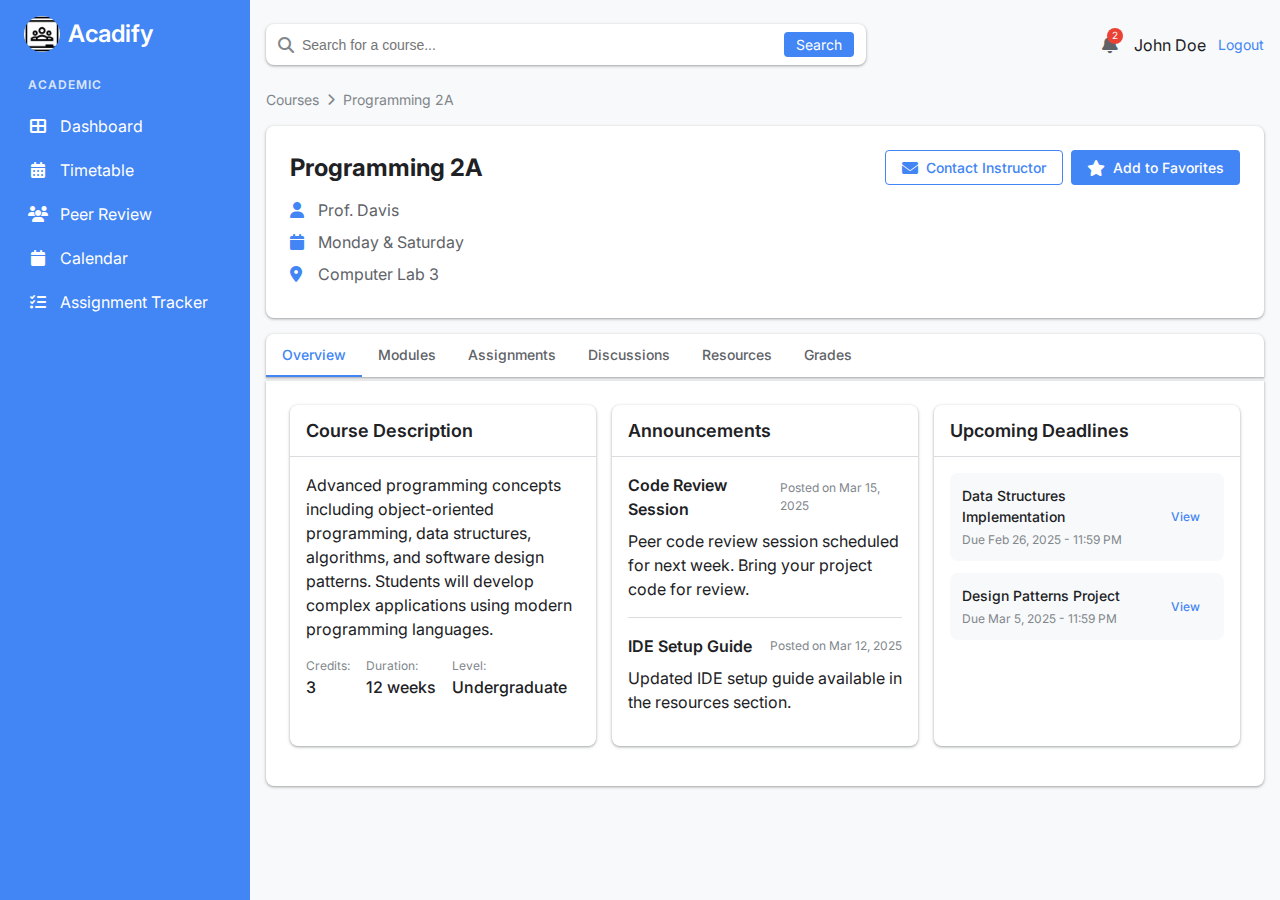
<file: programming.html>
<!DOCTYPE html>
<html lang="en">
<head>
    <meta charset="UTF-8">
    <meta name="viewport" content="width=device-width, initial-scale=1.0">
    <title>Programming 2A | Acadify</title>
    <link rel="stylesheet" href="dbms.css">
    <link rel="stylesheet" href="https://fonts.googleapis.com/css2?family=Inter:wght@400;500;600&display=swap">
    <link rel="stylesheet" href="https://cdnjs.cloudflare.com/ajax/libs/font-awesome/6.4.0/css/all.min.css">
</head>
<body>
    <div class="container">
        <!-- Sidebar (same as other pages) -->
        <aside class="sidebar">
            <div class="logo-container">
                <img src="logo.jpeg" alt="Acadify Logo" class="logo">
                <h1 class="logo-text">Acadify</h1>
            </div>
            
            <div class="sidebar-section">
                <p class="sidebar-section-title">ACADEMIC</p>
                <nav class="sidebar-nav">
                    <a href="index.html" class="nav-item">
                        <i class="fas fa-th-large"></i>
                        <span>Dashboard</span>
                    </a>
                    <a href="timetable.html" class="nav-item">
                        <i class="fas fa-calendar-alt"></i>
                        <span>Timetable</span>
                    </a>
                    
                    <a href="peerreview.html" class="nav-item">
                        <i class="fas fa-users"></i>
                        <span>Peer Review</span>
                    </a>
                    <a href="c.html" class="nav-item">
                        <i class="fas fa-calendar"></i>
                        <span>Calendar</span>
                    </a>
                    <a href="assignmentracker.html" class="nav-item">
                        <i class="fas fa-tasks"></i>
                        <span>Assignment Tracker</span>
                    </a>
                </nav>
            </div>
        </aside>
        <!-- Main Content -->
        <main class="main-content">
            <!-- Header (same as other pages) -->
            <header class="header">
                <div class="search-container">
                    <div class="search-box">
                        <i class="fas fa-search"></i>
                        <input type="text" placeholder="Search for a course...">
                        <button class="search-btn">Search</button>
                    </div>
                </div>
                <div class="header-actions">
                    <div class="notification-icon">
                        <i class="fas fa-bell"></i>
                        <span class="notification-badge">2</span>
                    </div>
                    <div class="user-profile">
                        <span>John Doe</span>
                        <a href="#" class="logout-btn">Logout</a>
                    </div>
                </div>
            </header>

            <!-- Breadcrumb -->
            <div class="breadcrumb">
                <a href="dashboard.html">Courses</a>
                <i class="fas fa-chevron-right"></i>
                <span>Programming 2A</span>
            </div>

            <!-- Course Header -->
            <div class="course-header">
                <div class="course-info">
                    <h1>Programming 2A</h1>
                    <div class="instructor">
                        <i class="fas fa-user"></i>
                        <span>Prof. Davis</span>
                    </div>
                    <div class="schedule">
                        <i class="fas fa-calendar"></i>
                        <span>Monday & Saturday</span>
                    </div>
                    <div class="location">
                        <i class="fas fa-map-marker-alt"></i>
                        <span>Computer Lab 3</span>
                    </div>
                </div>
                <div class="course-actions">
                    <button class="btn btn-outline">
                        <i class="fas fa-envelope"></i>
                        <span>Contact Instructor</span>
                    </button>
                    <button class="btn btn-primary">
                        <i class="fas fa-star"></i>
                        <span>Add to Favorites</span>
                    </button>
                </div>
            </div>

            <!-- Course Navigation -->
            <div class="course-nav">
                <button class="nav-tab active" data-tab="overview">Overview</button>
                <button class="nav-tab" data-tab="modules">Modules</button>
                <button class="nav-tab" data-tab="assignments">Assignments</button>
                <button class="nav-tab" data-tab="discussions">Discussions</button>
                <button class="nav-tab" data-tab="resources">Resources</button>
                <button class="nav-tab" data-tab="grades">Grades</button>
            </div>

            <!-- Tab Content -->
            <div class="tab-content">
                <!-- Overview Tab -->
                <div class="tab-pane active" id="overview">
                    <div class="overview-grid">
                        <!-- Course Description -->
                        <div class="card">
                            <div class="card-header">
                                <h2>Course Description</h2>
                            </div>
                            <div class="card-body">
                                <p>Advanced programming concepts including object-oriented programming, data structures, algorithms, and software design patterns. Students will develop complex applications using modern programming languages.</p>
                                <div class="course-meta">
                                    <div class="meta-item">
                                        <span class="meta-label">Credits:</span>
                                        <span class="meta-value">3</span>
                                    </div>
                                    <div class="meta-item">
                                        <span class="meta-label">Duration:</span>
                                        <span class="meta-value">12 weeks</span>
                                    </div>
                                    <div class="meta-item">
                                        <span class="meta-label">Level:</span>
                                        <span class="meta-value">Undergraduate</span>
                                    </div>
                                </div>
                            </div>
                        </div>

                        <!-- Announcements -->
                        <div class="card">
                            <div class="card-header">
                                <h2>Announcements</h2>
                            </div>
                            <div class="card-body">
                                <div class="announcement">
                                    <div class="announcement-header">
                                        <h3>Code Review Session</h3>
                                        <span class="date">Posted on Mar 15, 2025</span>
                                    </div>
                                    <p>Peer code review session scheduled for next week. Bring your project code for review.</p>
                                </div>
                                <div class="announcement">
                                    <div class="announcement-header">
                                        <h3>IDE Setup Guide</h3>
                                        <span class="date">Posted on Mar 12, 2025</span>
                                    </div>
                                    <p>Updated IDE setup guide available in the resources section.</p>
                                </div>
                            </div>
                        </div>

                        <!-- Upcoming Deadlines -->
                        <div class="card">
                            <div class="card-header">
                                <h2>Upcoming Deadlines</h2>
                            </div>
                            <div class="card-body">
                                <div class="deadline-list">
                                    <div class="deadline">
                                        <div class="deadline-info">
                                            <h3>Data Structures Implementation</h3>
                                            <p>Due Feb 26, 2025 - 11:59 PM</p>
                                        </div>
                                        <a href="#" class="btn btn-sm">View</a>
                                    </div>
                                    <div class="deadline">
                                        <div class="deadline-info">
                                            <h3>Design Patterns Project</h3>
                                            <p>Due Mar 5, 2025 - 11:59 PM</p>
                                        </div>
                                        <a href="#" class="btn btn-sm">View</a>
                                    </div>
                                </div>
                            </div>
                        </div>
                    </div>
                </div>

                <!-- Modules Tab -->
<div class="tab-pane" id="modules">
    <div class="modules-container">
      <div class="module">
        <div class="module-header">
          <h2>Module 1: Advanced Programming Concepts</h2>
          <button class="module-toggle">
            <i class="fas fa-chevron-down"></i>
          </button>
        </div>
        <div class="module-content">
          <div class="module-topics">
            <div class="topic completed">
              <div class="topic-header">
                <i class="fas fa-check-circle"></i>
                <h3>1.1 Object-Oriented Programming (OOP) Review</h3>
              </div>
              <div class="topic-resources">
                <a href="#" class="resource">
                  <i class="fas fa-file-pdf"></i>
                  <span>Lecture Slides</span>
                </a>
                <a href="#" class="resource">
                  <i class="fas fa-video"></i>
                  <span>Lecture Recording</span>
                </a>
              </div>
            </div>
            <div class="topic completed">
              <div class="topic-header">
                <i class="fas fa-check-circle"></i>
                <h3>1.2 Exception Handling and Assertions</h3>
              </div>
              <div class="topic-resources">
                <a href="#" class="resource">
                  <i class="fas fa-file-pdf"></i>
                  <span>Lecture Slides</span>
                </a>
                <a href="#" class="resource">
                  <i class="fas fa-video"></i>
                  <span>Lecture Recording</span>
                </a>
              </div>
            </div>
          </div>
        </div>
      </div>
  
      <div class="module">
        <div class="module-header">
          <h2>Module 2: Data Structures and Algorithms</h2>
          <button class="module-toggle">
            <i class="fas fa-chevron-down"></i>
          </button>
        </div>
        <div class="module-content">
          <div class="module-topics">
            <div class="topic active">
              <div class="topic-header">
                <i class="fas fa-play-circle"></i>
                <h3>2.1 Linked Lists and Trees</h3>
              </div>
              <div class="topic-resources">
                <a href="#" class="resource">
                  <i class="fas fa-file-pdf"></i>
                  <span>Lecture Slides</span>
                </a>
                <a href="#" class="resource">
                  <i class="fas fa-video"></i>
                  <span>Lecture Recording</span>
                </a>
              </div>
            </div>
            <div class="topic">
              <div class="topic-header">
                <i class="fas fa-circle"></i>
                <h3>2.2 Sorting and Searching Algorithms</h3>
              </div>
              <div class="topic-resources">
                <a href="#" class="resource">
                  <i class="fas fa-lock"></i>
                  <span>Available on May 6, 2025</span>
                </a>
              </div>
            </div>
          </div>
        </div>
      </div>
  
      <div class="module">
        <div class="module-header">
          <h2>Module 3: Advanced Topics</h2>
          <button class="module-toggle">
            <i class="fas fa-chevron-down"></i>
          </button>
        </div>
        <div class="module-content">
          <div class="module-topics">
            <div class="topic">
              <div class="topic-header">
                <i class="fas fa-circle"></i>
                <h3>3.1 Multithreading and Concurrency</h3>
              </div>
              <div class="topic-resources">
                <a href="#" class="resource">
                  <i class="fas fa-lock"></i>
                  <span>Available on May 13, 2025</span>
                </a>
              </div>
            </div>
            <div class="topic">
              <div class="topic-header">
                <i class="fas fa-circle"></i>
                <h3>3.2 Introduction to Web Development</h3>
              </div>
              <div class="topic-resources">
                <a href="#" class="resource">
                  <i class="fas fa-lock"></i>
                  <span>Available on May 20, 2025</span>
                </a>
              </div>
            </div>
          </div>
        </div>
      </div>
    </div>
  </div>
  <!-- Assignments Tab -->
<div class="tab-pane" id="assignments">
    <div class="assignments-container">
      <div class="assignments-filters">
        <div class="filter-group">
          <label>Status:</label>
          <select id="status-filter">
            <option value="all">All</option>
            <option value="upcoming">Upcoming</option>
            <option value="submitted">Submitted</option>
            <option value="graded">Graded</option>
            <option value="missed">Missed</option>
          </select>
        </div>
        <div class="search-assignments">
          <input type="text" placeholder="Search assignments...">
          <button><i class="fas fa-search"></i></button>
        </div>
      </div>
  
      <div class="assignments-list">
        
  <!-- Programming 2A Assignments -->
  <div class="assignment-item completed">
    <div class="assignment-info">
      <h3>Assignment 2: Object-Oriented Programming (OOP)</h3>
      <div class="assignment-meta">
        <span class="due-date">Due: Apr 20, 2025, 11:59 PM</span>
        <span class="points">Points: 25</span>
        <span class="status graded">Graded: 23/25</span>
      </div>
      <p>Create a class hierarchy for a library management system using OOP concepts in Java.</p>
    </div>
    <div class="assignment-actions">
      <a href="#" class="btn btn-outline">View Feedback</a>
    </div>
  </div>

  <div class="assignment-item completed">
    <div class="assignment-info">
      <h3>Assignment 1: Introduction to Java Programming</h3>
      <div class="assignment-meta">
        <span class="due-date">Due: Apr 10, 2025, 11:59 PM</span>
        <span class="points">Points: 15</span>
        <span class="status graded">Graded: 15/15</span>
      </div>
      <p>Write Java programs to demonstrate basic syntax, control structures, and methods.</p>
    </div>
    <div class="assignment-actions">
      <a href="#" class="btn btn-outline">View Feedback</a>
    </div>
  </div>
</div>
</div>
</div>
<!-- Discussions Tab -->
<div class="tab-pane" id="discussions">
    <div class="discussions-container">
      <div class="discussions-header">
        <h2>Course Discussions</h2>
        <button class="btn btn-primary">New Discussion</button>
      </div>

      <div class="discussion-boards">
        <div class="discussion-board">
          <div class="board-header">
            <h3>General Discussion</h3>
            <span class="post-count">16 posts</span>
          </div>
          <div class="discussion-list">
            <div class="discussion-item">
              <div class="discussion-info">
                <h4>Question about Transaction Isolation Levels</h4>
                <div class="discussion-meta">
                  <span class="author">John Doe</span>
                  <span class="date">Mar 15, 2025</span>
                  <span class="replies">5 replies</span>
                </div>
                <p>I'm struggling to understand the difference between Read Committed and Repeatable Read isolation levels...</p>
              </div>
              <div class="discussion-status">
                <span class="status unread">New Replies</span>
              </div>
            </div>
            <div class="discussion-item">
              <div class="discussion-info">
                <h4>ER Diagram Tool Recommendations</h4>
                <div class="discussion-meta">
                  <span class="author">Maria Chen</span>
                  <span class="date">Mar 10, 2025</span>
                  <span class="replies">8 replies</span>
                </div>
                <p>Does anyone have recommendations for good tools to create ER diagrams for Assignment 2?</p>
              </div>
              <div class="discussion-status">
                <span class="status read">Read</span>
              </div>
            </div>
          </div>
          <a href="#" class="view-all">View all discussions</a>
        </div>

        <div class="discussion-board">
          <div class="board-header">
            <h3>Assignment Help</h3>
            <span class="post-count">24 posts</span>
          </div>
          <div class="discussion-list">
            <div class="discussion-item">
              <div class="discussion-info">
                <h4>Clarification on SQL Joins Assignment</h4>
                <div class="discussion-meta">
                  <span class="author">Alex Johnson</span>
                  <span class="date">Mar 16, 2025</span>
                  <span class="replies">3 replies</span>
                </div>
                <p>For question 4 in Assignment 3, are we supposed to use LEFT JOIN or INNER JOIN?</p>
              </div>
              <div class="discussion-status">
                <span class="status instructor">Instructor Reply</span>
              </div>
            </div>
            <div class="discussion-item">
              <div class="discussion-info">
                <h4>Error in MySQL Workbench</h4>
                <div class="discussion-meta">
                  <span class="author">Sophia Park</span>
                  <span class="date">Mar 14, 2025</span>
                  <span class="replies">7 replies</span>
                </div>
                <p>I'm getting an error when trying to execute the sample query from class. Can anyone help?</p>
              </div>
              <div class="discussion-status">
                <span class="status read">Read</span>
              </div>
            </div>
          </div>
          <a href="#" class="view-all">View all discussions</a>
        </div>
      </div>
    </div>
  </div>
<!-- Programming 2A Grades Tab -->
<div class="tab-pane" id="prog2a-grades">
    <div class="grades-container">
      <div class="grades-header">
        <h2>Programming 2A Grades</h2>
        <div class="grades-summary">
          <div class="grade-stat">
            <span class="stat-label">Current Grade</span>
            <span class="stat-value">91.0%</span>
          </div>
          <div class="grade-stat">
            <span class="stat-label">Letter Grade</span>
            <span class="stat-value">A-</span>
          </div>
          <div class="grade-stat">
            <span class="stat-label">Course Complete</span>
            <span class="stat-value">50%</span>
          </div>
        </div>
      </div>
  
      <div class="grade-chart">
        <canvas id="prog2AGradeChart"></canvas>
      </div>
  
      <div class="grades-breakdown">
        <table class="grades-table">
          <thead>
            <tr>
              <th>Assignment</th>
              <th>Due Date</th>
              <th>Points</th>
              <th>Grade</th>
              <th>Feedback</th>
            </tr>
          </thead>
          <tbody>
            <tr>
              <td>Assignment 1: Object-Oriented Programming</td>
              <td>Feb 15, 2025</td>
              <td>10</td>
              <td class="grade-good">10/10 (100%)</td>
              <td><a href="#" class="btn btn-sm">View</a></td>
            </tr>
            <tr>
              <td>Quiz 1: Data Structures</td>
              <td>Mar 2, 2025</td>
              <td>15</td>
              <td class="grade-good">14/15 (93%)</td>
              <td><a href="#" class="btn btn-sm">View</a></td>
            </tr>
            <tr>
              <td>Assignment 2: Algorithms</td>
              <td>Mar 10, 2025</td>
              <td>20</td>
              <td class="grade-good">18/20 (90%)</td>
              <td><a href="#" class="btn btn-sm">View</a></td>
            </tr>
            <tr>
              <td>Assignment 3: Multithreading</td>
              <td>Mar 22, 2025</td>
              <td>15</td>
              <td class="grade-pending">Not Submitted</td>
              <td>-</td>
            </tr>
            <tr>
              <td>Lab Exercise: Sorting Algorithms</td>
              <td>Mar 25, 2025</td>
              <td>10</td>
              <td class="grade-pending">Not Submitted</td>
              <td>-</td>
            </tr>
            <tr>
              <td>Final Exam</td>
              <td>Apr 10, 2025</td>
              <td>100</td>
              <td class="grade-pending">Upcoming</td>
              <td>-</td>
            </tr>
          </tbody>
        </table>
      </div>
    </div>
  </div>
  
        
  
            </div>
        </main>
    </div>
    <script src="dbms.js"></script>
</body>
</html>
</file>
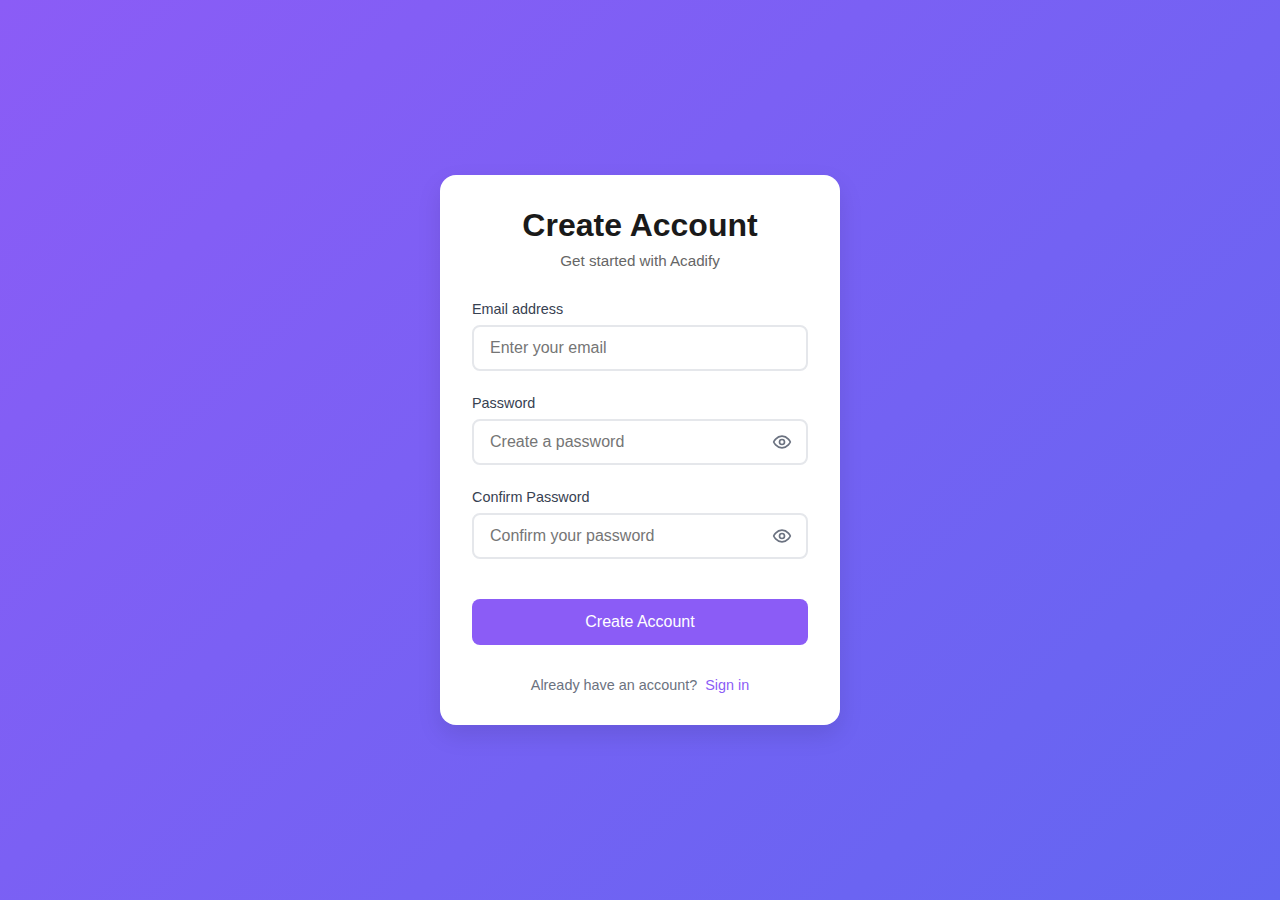
<file: signup.html>
<!DOCTYPE html>
<html lang="en">
<head>
    <meta charset="UTF-8">
    <meta name="viewport" content="width=device-width, initial-scale=1.0">
    <title>Sign Up - Acadify</title>
    <link rel="stylesheet" href="https://cdnjs.cloudflare.com/ajax/libs/font-awesome/6.0.0/css/all.min.css">
    <link rel="stylesheet" href="auth.css">
</head>
<body>
    <div class="auth-container">
        <div class="auth-header">
            <h1>Create Account</h1>
            <p>Get started with Acadify</p>
        </div>

        <form id="signupForm">
            <div class="form-group">
                <label for="signupEmail">Email address</label>
                <div class="input-wrapper">
                    <input type="email" id="signupEmail" required placeholder="Enter your email">
                </div>
            </div>

            <div class="form-group">
                <label for="signupPassword">Password</label>
                <div class="input-wrapper">
                    <input type="password" id="signupPassword" required placeholder="Create a password">
                    <button type="button" class="toggle-password">
                        <svg xmlns="http://www.w3.org/2000/svg" width="20" height="20" viewBox="0 0 24 24" fill="none" stroke="currentColor" stroke-width="2" stroke-linecap="round" stroke-linejoin="round">
                            <path d="M2 12s3-7 10-7 10 7 10 7-3 7-10 7-10-7-10-7Z"/>
                            <circle cx="12" cy="12" r="3"/>
                        </svg>
                    </button>
                </div>
            </div>

            <div class="form-group">
                <label for="confirmPassword">Confirm Password</label>
                <div class="input-wrapper">
                    <input type="password" id="confirmPassword" required placeholder="Confirm your password">
                    <button type="button" class="toggle-password">
                        <svg xmlns="http://www.w3.org/2000/svg" width="20" height="20" viewBox="0 0 24 24" fill="none" stroke="currentColor" stroke-width="2" stroke-linecap="round" stroke-linejoin="round">
                            <path d="M2 12s3-7 10-7 10 7 10 7-3 7-10 7-10-7-10-7Z"/>
                            <circle cx="12" cy="12" r="3"/>
                        </svg>
                    </button>
                </div>
            </div>

            <button type="submit" class="submit-button">Create Account</button>
        </form>

        <div class="auth-footer">
            Already have an account?
            <a href="login.html">Sign in</a>
        </div>
    </div>

    <script src="auth.js"></script>
</body>
</html>
</file>
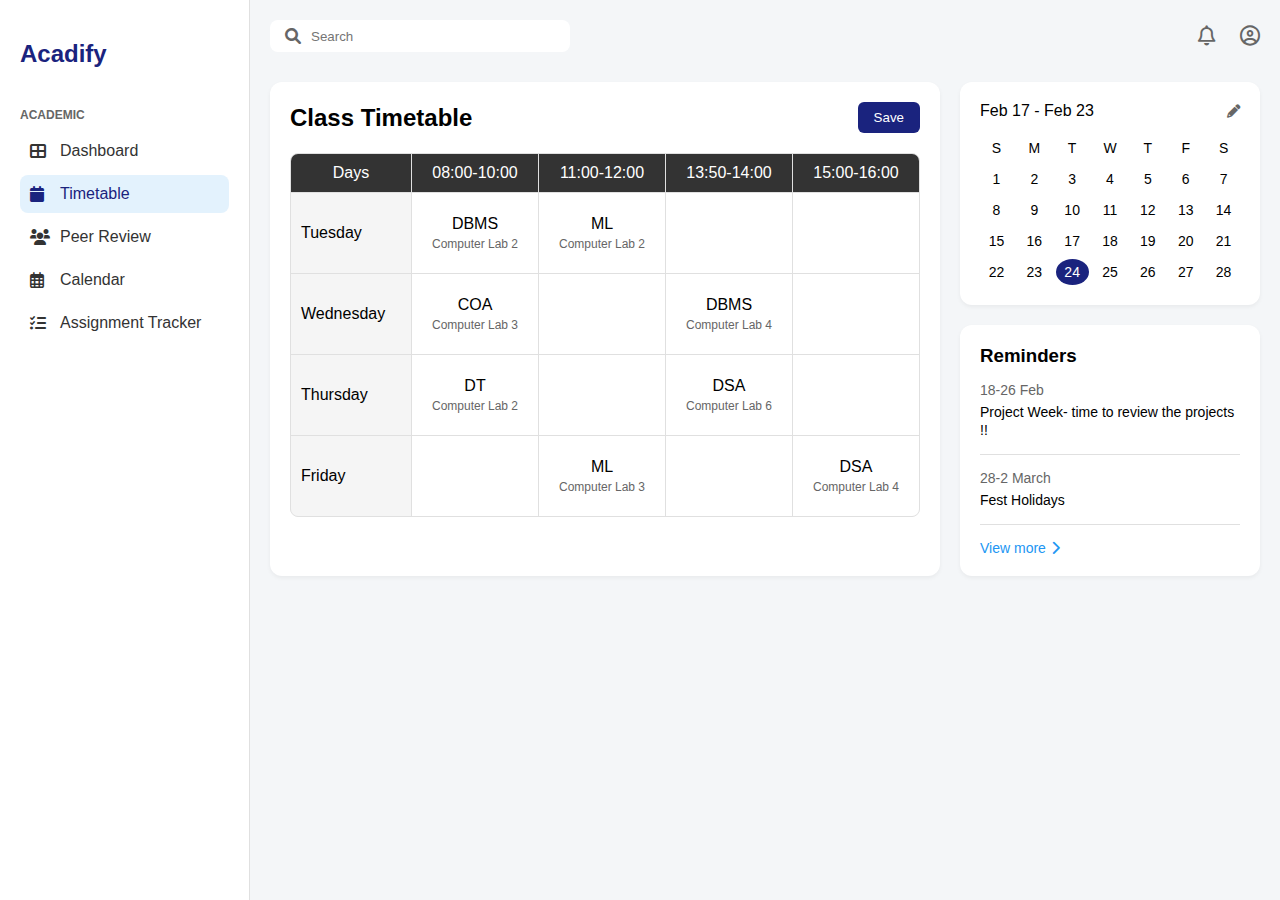
<file: timetable.html>
<!DOCTYPE html>
<html lang="en">
<head>
    <meta charset="UTF-8">
    <meta name="viewport" content="width=device-width, initial-scale=1.0">
    <title>Student Dashboard - Timetable</title>
    <link rel="stylesheet" href="timetable.css">
    <link rel="stylesheet" href="https://cdnjs.cloudflare.com/ajax/libs/font-awesome/6.0.0/css/all.min.css">
</head>
<body>
    <div class="container">
        <aside class="sidebar">
            <div class="logo">
                <h2>Acadify</h2>
            </div>
            <nav>
                <div class="nav-section">
                    <h3>ACADEMIC</h3>
                    <a href="index.html" ><i class="fas fa-th-large"></i> Dashboard</a>
                    <a href="timetable.html" class="active"><i class="fas fa-calendar"></i> Timetable</a>
                    
                    <a href="peerreview.html"><i class="fas fa-users"></i> Peer Review</a>
                    <a href="c.html"><i class="far fa-calendar-alt"></i> Calendar</a>
                    <a href="assignmenttracker.html"><i class="fas fa-tasks"></i> Assignment Tracker</a>
                </div>
                
            </nav>
        </aside>
        <main>
            <header>
                <div class="search-bar">
                    <i class="fas fa-search"></i>
                    <input type="text" placeholder="Search">
                </div>
                <div class="header-icons">
                    <i class="far fa-bell"></i>
                    <i class="far fa-user-circle"></i>
                </div>
            </header>
            <div class="content">
                <div class="timetable-container">
                    <div class="timetable-header">
                        <h2>Class Timetable</h2>
                        <div class="timetable-actions">
                            <button class="btn-save">Save</button>
                        </div>
                    </div>
                    <div class="timetable-grid">
                        <div class="time-header">Days</div>
                        <div class="time-header">08:00-10:00</div>
                        <div class="time-header">11:00-12:00</div>
                        <div class="time-header">13:50-14:00</div>
                        <div class="time-header">15:00-16:00</div>
                        
                        <div class="day-cell">Tuesday</div>
                        <div class="class-cell">DBMS<br><span class="location">Computer Lab 2</span></div>
                        <div class="class-cell">ML<br><span class="location">Computer Lab 2</span></div>
                        <div class="class-cell"></div>
                        <div class="class-cell"></div>

                        <div class="day-cell">Wednesday</div>
                        <div class="class-cell">COA<br><span class="location">Computer Lab 3</span></div>
                        <div class="class-cell"></div>
                        <div class="class-cell">DBMS<br><span class="location">Computer Lab 4</span></div>
                        <div class="class-cell"></div>

                        <div class="day-cell">Thursday</div>
                        <div class="class-cell">DT<br><span class="location">Computer Lab 2</span></div>
                        <div class="class-cell"></div>
                        <div class="class-cell">DSA<br><span class="location">Computer Lab 6</span></div>
                        <div class="class-cell"></div>

                        <div class="day-cell">Friday</div>
                        <div class="class-cell"></div>
                        <div class="class-cell">ML<br><span class="location">Computer Lab 3</span></div>
                        <div class="class-cell"></div>
                        <div class="class-cell">DSA<br><span class="location">Computer Lab 4</span></div>
                    </div>
                </div>
                <div class="calendar-reminders">
                    <div class="mini-calendar">
                        <div class="calendar-header">
                            <span>Feb 17 - Feb 23</span>
                            <button class="btn-edit"><i class="fas fa-pencil-alt"></i></button>
                        </div>
                        <div class="calendar-grid" id="calendarGrid"></div>
                    </div>
                    <div class="reminders">
                        <h3>Reminders</h3>
                        <ul>
                            <li>
                                <span class="date">18-26 Feb</span>
                                <span class="reminder-text">Project Week- time to review the projects !!</span>
                            </li>
                            <li>
                                <span class="date">28-2 March</span>
                                <span class="reminder-text">Fest Holidays</span>
                            </li>
                        </ul>
                        <a href="#" class="view-more">View more <i class="fas fa-chevron-right"></i></a>
                    </div>
                </div>
            </div>
        </main>
    </div>
    <script src="timetable.js"></script>
</body>
</html>
</file>
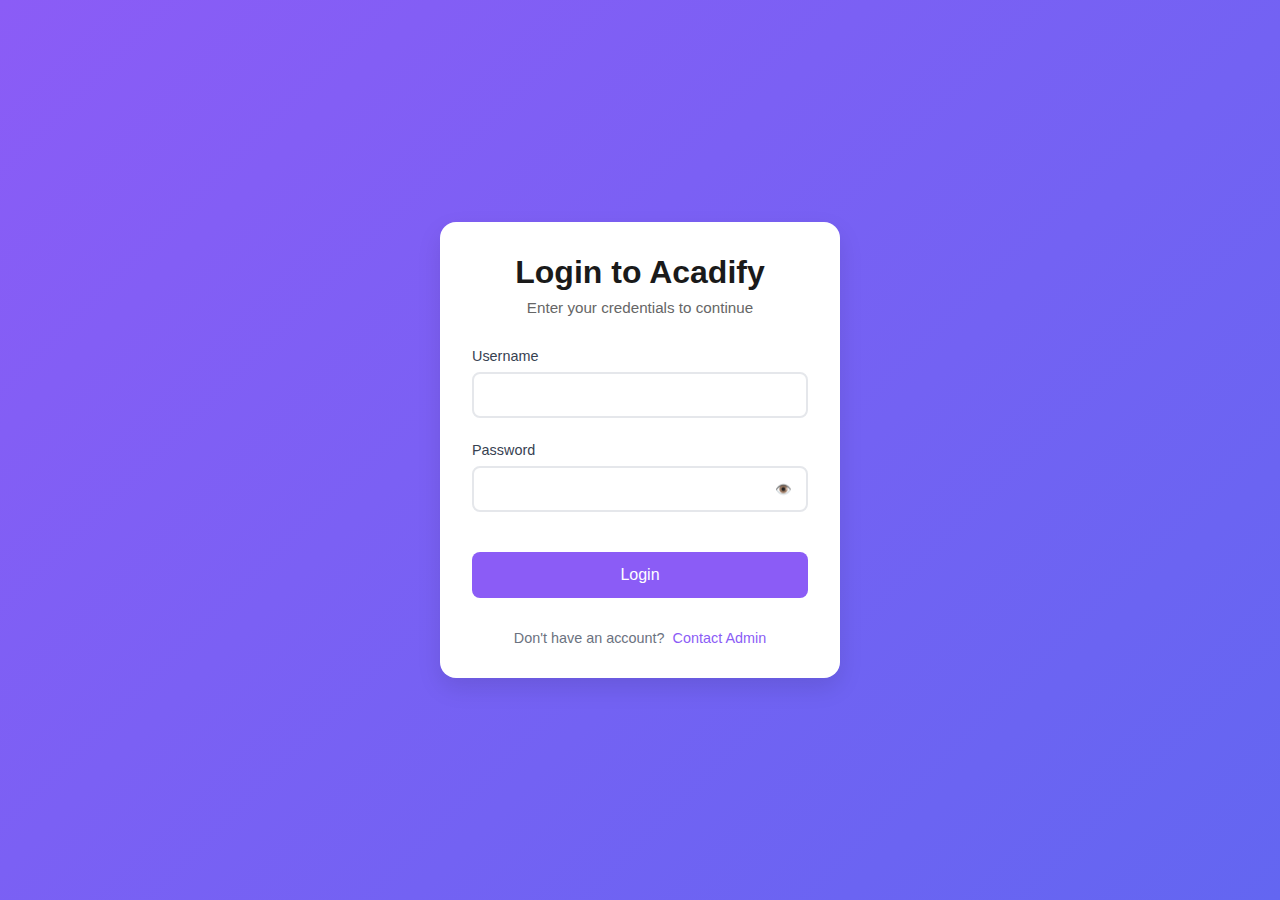
<file: Admin/login.html>
<!DOCTYPE html>
<html lang="en">
<head>
  <meta charset="UTF-8" />
  <meta name="viewport" content="width=device-width, initial-scale=1.0"/>
  <title>Login | Acadify</title>
  <link rel="stylesheet" href="login.css" />
</head>
<body>
  <div class="auth-container">
    <div class="auth-header">
      <h1>Login to Acadify</h1>
      <p>Enter your credentials to continue</p>
    </div>
    <form id="loginForm">
      <div class="form-group">
        <label for="username">Username</label>
        <div class="input-wrapper">
          <input type="text" id="username" required />
        </div>
      </div>

      <div class="form-group">
        <label for="password">Password</label>
        <div class="input-wrapper">
          <input type="password" id="password" required />
          <button type="button" class="toggle-password" onclick="togglePassword()">
            👁️
          </button>
        </div>
      </div>

      <button type="submit" class="submit-button">Login</button>
    </form>

    <div class="auth-footer">
      Don't have an account?
      <a href="#">Contact Admin</a>
    </div>
  </div>

  <div class="toast" id="toast">
    <div class="toast-content">
      <i id="toast-icon">⚠️</i>
      <span id="toast-message">Invalid credentials</span>
    </div>
    <div class="toast-progress"></div>
  </div>

  <script src="login.js"></script>
</body>
</html>
</file>
<file: dashboard.css>
:root {
    --primary-color: #1a237e;
    --sidebar-width: 250px;
    --header-height: 60px;
    --pink-bg: #ffecef;
    --purple-bg: #f3f0ff;
    --blue-bg: #e5f9ff;
    --toast-duration: 3s;
}

* {
    margin: 0;
    padding: 0;
    box-sizing: border-box;
    font-family: 'Inter', sans-serif;
}

body {
    background-color: #f4f6f8;
    font-family: Arial, sans-serif;
    background: #f5f5f5;
    margin: 0;
}

.search-container {
    position: relative;
    width: 300px;
    margin: 20px;
}

#courseSearch {
    width: 100%;
    padding: 10px 15px;
    border: 1px solid #ddd;
    border-radius: 4px;
    font-size: 14px;
    transition: border-color 0.3s, box-shadow 0.3s;
}

#courseSearch:focus {
    border-color: #4285f4;
    box-shadow: 0 0 0 2px rgba(66, 133, 244, 0.2);
    outline: none;
}

.suggestions-dropdown {
    display: none;
    position: absolute;
    top: 100%;
    left: 0;
    right: 0;
    background: white;
    border: 1px solid #ddd;
    border-top: none;
    border-radius: 0 0 4px 4px;
    max-height: 200px;
    overflow-y: auto;
    z-index: 1000;
    box-shadow: 0 4px 6px rgba(0, 0, 0, 0.1);
}

.suggestion-item {
    padding: 10px 15px;
    cursor: pointer;
    transition: background-color 0.2s;
}

.suggestion-item:hover {
    background-color: #f0f0f0;
}

.suggestion-item.active {
    background-color: #e3f2fd;
}

#searchBtn {
    margin-top: 10px;
    padding: 8px 16px;
    background-color: #4285f4;
    color: white;
    border: none;
    border-radius: 4px;
    cursor: pointer;
    transition: background-color 0.3s;
    font-weight: 500;
}

#searchBtn:hover {
    background-color: #357abd;
}

.container {
    display: flex;
    min-height: 100vh;
}

/* Sidebar Styles */
.sidebar {
    width: var(--sidebar-width);
    background-color: white;
    padding: 20px;
    border-right: 1px solid #e0e0e0;
    transition: transform 0.3s ease;
}

@media (max-width: 768px) {
    .sidebar {
        transform: translateX(-100%);
        position: fixed;
        top: 0;
        left: 0;
        bottom: 0;
        z-index: 1000;
        box-shadow: 2px 0 5px rgba(0, 0, 0, 0.1);
    }
    
    .sidebar.active {
        transform: translateX(0);
    }
    
    .toggle-sidebar {
        display: block;
    }
}

.logo {
    display: flex;
    align-items: center;
    gap: 10px;
    padding: 20px 0;
}

.logo img {
    width: 40px;
    height: 40px;
    border-radius: 8px;
}

.logo h2 {
    color: var(--primary-color);
    font-weight: 600;
}

.nav-section {
    margin-bottom: 30px;
}

.nav-section h3 {
    font-size: 12px;
    color: #666;
    margin: 20px 0 10px;
    letter-spacing: 0.5px;
}

.sidebar a {
    display: flex;
    align-items: center;
    padding: 10px;
    color: #333;
    text-decoration: none;
    margin: 5px 0;
    border-radius: 8px;
    transition: background-color 0.3s, color 0.3s;
}

.sidebar a i {
    margin-right: 10px;
    width: 20px;
    text-align: center;
}

.sidebar a.active {
    background-color: #e3f2fd;
    color: var(--primary-color);
    font-weight: 500;
}

.sidebar a:hover {
    background-color: #f5f5f5;
}

/* Main Content Styles */
main {
    flex: 1;
    padding: 20px;
}

header {
    display: flex;
    justify-content: space-between;
    align-items: center;
    margin-bottom: 30px;
}

@media (max-width: 768px) {
    header {
        flex-direction: column;
        align-items: flex-start;
    }
    
    .search-container {
        width: 100%;
        margin: 10px 0;
    }
    
    .header-icons {
        margin-top: 15px;
    }
}

.search-bar {
    display: flex;
    align-items: center;
    background: white;
    padding: 8px 15px;
    border-radius: 8px;
    width: 300px;
}

.search-bar i {
    color: #666;
    margin-right: 10px;
}

.search-bar input {
    border: none;
    outline: none;
    width: 100%;
}

.header-icons i {
    font-size: 20px;
    margin-left: 20px;
    color: #666;
    cursor: pointer;
}

.logout-btn {
    background-color: #4285f4;
    color: white;
    border: none;
    padding: 8px 16px;
    border-radius: 4px;
    cursor: pointer;
    font-size: 14px;
    transition: background-color 0.3s;
    display: flex;
    align-items: center;
    gap: 8px;
}

.logout-btn:hover {
    background-color: #357abd;
}

.logout-btn i {
    color: white;
    margin-left: 0;
    font-size: 16px;
}

/* Section Title */
.section-title {
    font-size: 24px;
    color: #333;
    margin-bottom: 20px;
    padding: 0 20px;
}

/* Courses Grid */
.courses-grid {
    display: grid;
    grid-template-columns: repeat(auto-fill, minmax(300px, 1fr));
    gap: 20px;
    padding: 20px;
    margin-bottom: 30px;
}

.course-card {
    background-color: var(--blue-bg);
    padding: 20px;
    border-radius: 15px;
    box-shadow: 0 2px 10px rgba(0, 0, 0, 0.05);
    transition: transform 0.3s, box-shadow 0.3s;
    cursor: pointer;
    position: relative;
    overflow: hidden;
}

.course-card::after {
    content: '';
    position: absolute;
    top: 0;
    left: 0;
    width: 100%;
    height: 100%;
    background: linear-gradient(to bottom right, rgba(255, 255, 255, 0.1), rgba(255, 255, 255, 0));
    opacity: 0;
    transition: opacity 0.3s;
    pointer-events: none;
}

.course-card:hover {
    transform: translateY(-5px);
    box-shadow: 0 8px 16px rgba(0, 0, 0, 0.1);
}

.course-card:hover::after {
    opacity: 1;
}

.course-card h3 {
    color: #333;
    font-size: 18px;
    margin-bottom: 15px;
}

.course-info {
    display: grid;
    gap: 12px;
}

.course-info > div {
    display: flex;
    align-items: center;
    gap: 10px;
    color: #666;
    font-size: 14px;
}

.course-info i {
    width: 16px;
    color: #4a90e2;
}

/* Toast Notification */
.toast {
    position: fixed;
    bottom: 30px;
    right: 30px;
    background-color: #4CAF50;
    color: white;
    padding: 0;
    border-radius: 8px;
    box-shadow: 0 4px 8px rgba(0, 0, 0, 0.2);
    transform: translateY(100px);
    opacity: 0;
    visibility: hidden;
    transition: transform 0.3s, opacity 0.3s, visibility 0s 0.3s;
    overflow: hidden;
    z-index: 1000;
    max-width: 350px;
    min-width: 250px;
}

.toast.show {
    transform: translateY(0);
    opacity: 1;
    visibility: visible;
    transition: transform 0.3s, opacity 0.3s;
}

.toast-content {
    display: flex;
    align-items: center;
    padding: 12px 15px;
}

.toast-icon {
    margin-right: 12px;
    font-size: 20px;
}

.toast-message {
    flex: 1;
    font-size: 14px;
}

.toast-progress {
    height: 4px;
    background-color: rgba(255, 255, 255, 0.5);
    width: 100%;
    transform-origin: left;
    animation: progress var(--toast-duration) linear forwards;
}

@keyframes progress {
    0% {
        transform: scaleX(1);
    }
    100% {
        transform: scaleX(0);
    }
}

/* Responsive Adjustments */
@media (max-width: 768px) {
    .courses-grid {
        grid-template-columns: 1fr;
    }
    
    .toast {
        max-width: 300px;
        left: 50%;
        right: auto;
        transform: translate(-50%, 100px);
    }
    
    .toast.show {
        transform: translate(-50%, 0);
    }
}

/* Additional styles for other cards */
.assignments {
    background-color: var(--pink-bg);
}

.attendance {
    background-color: var(--purple-bg);
}

.credits {
    background-color: var(--blue-bg);
}

/* for backend */
:root {
    --primary-color: #1a237e;
    --secondary-color: #536dfe;
    --accent-color: #ff4081;
    --background-color: #f4f6f8;
    --card-bg: #ffffff;
    --text-primary: #333333;
    --text-secondary: #666666;
    --border-radius: 8px;
    --box-shadow: 0 4px 6px rgba(0, 0, 0, 0.1);
    --transition: all 0.3s ease;
}

* {
    margin: 0;
    padding: 0;
    box-sizing: border-box;
    font-family: 'Inter', system-ui, -apple-system, BlinkMacSystemFont, sans-serif;
}

body {
    background-color: var(--background-color);
    color: var(--text-primary);
    line-height: 1.6;
}

.container {
    max-width: 1200px;
    margin: 0 auto;
    padding: 20px;
}

header {
    display: flex;
    justify-content: space-between;
    align-items: center;
    margin-bottom: 30px;
}

header h1 {
    color: var(--primary-color);
    font-size: 24px;
}

.add-btn {
    background-color: #4285f4;
    color: white;
    border: none;
    padding: 8px 16px;
    border-radius: 4px;
    cursor: pointer;
    font-size: 14px;
    transition: background-color 0.3s;
    display: flex;
    align-items: center;
    gap: 8px;
    margin-left: 10px;
}

.add-btn:hover {
    background-color: var(--secondary-color);
}

.courses-grid {
    display: grid;
    grid-template-columns: repeat(auto-fill, minmax(300px, 1fr));
    gap: 20px;
}

.course-card {
    background-color: var(--card-bg);
    border-radius: var(--border-radius);
    padding: 20px;
    box-shadow: var(--box-shadow);
    transition: var(--transition);
}

.course-card:hover {
    transform: translateY(-4px);
    box-shadow: 0 6px 12px rgba(0, 0, 0, 0.15);
}

.card-header {
    display: flex;
    justify-content: space-between;
    align-items: flex-start;
    margin-bottom: 16px;
}

.card-header h3 {
    font-size: 1.1rem;
    color: var(--primary-color);
    margin-right: 10px;
}

.card-actions {
    display: flex;
    gap: 8px;
}

.edit-btn,
.delete-btn {
    background: none;
    border: none;
    font-size: 14px;
    cursor: pointer;
    padding: 5px;
    border-radius: 50%;
    display: flex;
    align-items: center;
    justify-content: center;
    transition: var(--transition);
}

.edit-btn {
    color: var(--secondary-color);
}

.delete-btn {
    color: var(--accent-color);
}

.edit-btn:hover,
.delete-btn:hover {
    background-color: rgba(0, 0, 0, 0.05);
}

.course-info {
    display: flex;
    flex-direction: column;
    gap: 10px;
}

.course-info > div {
    display: flex;
    align-items: center;
    gap: 10px;
}

.course-info i {
    color: var(--secondary-color);
    width: 16px;
}

/* Modal Styles */
.modal {
    display: none;
    position: fixed;
    top: 0;
    left: 0;
    width: 100%;
    height: 100%;
    background-color: rgba(0, 0, 0, 0.5);
    align-items: center;
    justify-content: center;
    z-index: 1000;
}

.modal.show {
    display: flex;
    animation: fadeIn 0.3s ease;
}

.modal-content {
    background-color: white;
    border-radius: var(--border-radius);
    width: 90%;
    max-width: 500px;
    max-height: 90vh;
    overflow-y: auto;
    box-shadow: 0 10px 25px rgba(0, 0, 0, 0.2);
    animation: slideIn 0.3s ease;
}

.modal-header {
    display: flex;
    justify-content: space-between;
    align-items: center;
    padding: 20px;
    border-bottom: 1px solid rgba(0, 0, 0, 0.1);
}

.modal-header h3 {
    color: var(--primary-color);
}

.close-btn {
    background: none;
    border: none;
    font-size: 20px;
    cursor: pointer;
    color: var(--text-secondary);
}

.modal-body {
    padding: 20px;
}

.form-group {
    margin-bottom: 20px;
}

.form-group label {
    display: block;
    margin-bottom: 8px;
    font-weight: 500;
}

.form-group input {
    width: 100%;
    padding: 10px;
    border: 1px solid rgba(0, 0, 0, 0.2);
    border-radius: var(--border-radius);
    font-size: 16px;
}

.modal-footer {
    padding: 20px;
    border-top: 1px solid rgba(0, 0, 0, 0.1);
    display: flex;
    justify-content: flex-end;
    gap: 10px;
}

.cancel-btn {
    padding: 10px 20px;
    background-color: #f5f5f5;
    border: none;
    border-radius: var(--border-radius);
    cursor: pointer;
}

.save-btn {
    padding: 10px 20px;
    background-color: var(--primary-color);
    color: white;
    border: none;
    border-radius: var(--border-radius);
    cursor: pointer;
}

.save-btn:hover {
    background-color: var(--secondary-color);
}

/* Toast Notification */
.toast {
    visibility: hidden;
    position: fixed;
    bottom: 30px;
    left: 50%;
    transform: translateX(-50%);
    background-color: white;
    border-radius: var(--border-radius);
    padding: 16px;
    box-shadow: 0 4px 12px rgba(0, 0, 0, 0.15);
    display: flex;
    flex-direction: column;
    min-width: 300px;
    z-index: 2000;
}

.toast.show {
    visibility: visible;
    animation: fadeIn 0.3s, fadeOut 0.3s 2.7s;
}

.toast-content {
    display: flex;
    align-items: center;
    gap: 12px;
}

.toast-icon {
    font-size: 24px;
}

.toast-success .toast-icon {
    color: #4caf50;
}

.toast-error .toast-icon {
    color: #f44336;
}

.toast-message {
    font-size: 14px;
}

.toast-progress {
    height: 3px;
    background-color: var(--primary-color);
    width: 100%;
    margin-top: 12px;
    animation: toast-progress 3s linear;
}

/* Animations */
@keyframes fadeIn {
    from { opacity: 0; }
    to { opacity: 1; }
}

@keyframes fadeOut {
    from { opacity: 1; }
    to { opacity: 0; }
}

@keyframes slideIn {
    from { transform: translateY(20px); opacity: 0; }
    to { transform: translateY(0); opacity: 1; }
}

@keyframes toast-progress {
    from { width: 100%; }
    to { width: 0%; }
}

/* Responsive Styles */
@media (max-width: 768px) {
    .courses-grid {
        grid-template-columns: 1fr;
    }
    
    .container {
        padding: 10px;
    }
    
    .modal-content {
        width: 95%;
        margin: 10px;
    }
}

.enrollment-note {
    font-size: 13px;
    color: #666;
    margin-top: 15px;
    padding: 10px;
    background-color: #f8f9fa;
    border-radius: 4px;
    border-left: 3px solid #4285f4;
}

.enrollment-note i {
    color: #4285f4;
    margin-right: 5px;
}

/* Students List Styles */
.students-list {
    max-height: 400px;
    overflow-y: auto;
}

.student-item {
    padding: 12px 15px;
    border-bottom: 1px solid #eee;
    display: flex;
    align-items: center;
}

.student-item:last-child {
    border-bottom: none;
}

.student-number {
    width: 30px;
    height: 30px;
    border-radius: 50%;
    background-color: #4285f4;
    color: white;
    display: flex;
    align-items: center;
    justify-content: center;
    margin-right: 15px;
    font-size: 14px;
    font-weight: 500;
}

.student-name {
    font-size: 15px;
    color: #333;
}

.no-students {
    padding: 20px;
    text-align: center;
    color: #666;
    font-style: italic;
}

.view-students-btn {
    background: none;
    border: none;
    font-size: 14px;
    cursor: pointer;
    padding: 5px;
    border-radius: 50%;
    display: flex;
    align-items: center;
    justify-content: center;
    transition: background-color 0.3s;
    color: #4285f4;
}

.view-students-btn:hover {
    background-color: rgba(0, 0, 0, 0.05);
}
</file>
<file: assignmentracker.css>
/* Main Styles */
* {
    margin: 0;
    padding: 0;
    box-sizing: border-box;
}

body {
    font-family: 'Segoe UI', Tahoma, Geneva, Verdana, sans-serif;
    background-color: #f5f5f5;
    color: #333;
    line-height: 1.6;
}

.container {
    width: 100%;
    max-width: 1200px;
    margin: 0 auto;
    padding: 0 15px;
}

header {
    background-color: #1a73e8;
    color: white;
    padding: 15px 0;
    box-shadow: 0 2px 5px rgba(0, 0, 0, 0.1);
}

header .container {
    display: flex;
    justify-content: space-between;
    align-items: center;
}

header h1 {
    font-size: 1.5rem;
    font-weight: 500;
}

header h1 i {
    margin-right: 8px;
}

.user-info {
    display: flex;
    align-items: center;
    cursor: pointer;
}

.user-info img {
    width: 32px;
    height: 32px;
    border-radius: 50%;
    margin-right: 10px;
}

.main-container {
    display: flex;
    margin-top: 20px;
    min-height: calc(100vh - 80px);
}

.sidebar {
    width: 240px;
    background-color: white;
    border-radius: 8px;
    box-shadow: 0 2px 5px rgba(0, 0, 0, 0.1);
    padding: 20px 0;
    margin-right: 20px;
}

.sidebar nav ul {
    list-style: none;
}

.sidebar nav li {
    padding: 10px 20px;
    margin-bottom: 5px;
}

.sidebar nav li.active {
    background-color: #e8f0fe;
    border-left: 3px solid #1a73e8;
}

.sidebar nav li a {
    color: #555;
    text-decoration: none;
    display: flex;
    align-items: center;
}

.sidebar nav li.active a {
    color: #1a73e8;
}

.sidebar nav li i {
    margin-right: 10px;
    width: 20px;
    text-align: center;
}

.content {
    flex: 1;
    background-color: white;
    border-radius: 8px;
    box-shadow: 0 2px 5px rgba(0, 0, 0, 0.1);
    padding: 20px;
}

.content-header {
    display: flex;
    justify-content: space-between;
    align-items: center;
    margin-bottom: 20px;
    padding-bottom: 15px;
    border-bottom: 1px solid #eee;
}

.btn {
    padding: 8px 15px;
    border: none;
    border-radius: 4px;
    font-size: 14px;
    cursor: pointer;
    display: inline-flex;
    align-items: center;
    transition: all 0.2s;
}

.btn i {
    margin-right: 5px;
}

.btn-primary {
    background-color: #1a73e8;
    color: white;
}

.btn-primary:hover {
    background-color: #0d65da;
}


.btn-cancel {
    background-color: #e0e0e0;
    color: #333;
}

.btn-cancel:hover {
    background-color: #d0d0d0;
}

.assignments-container {
    display: grid;
    grid-template-columns: repeat(auto-fill, minmax(300px, 1fr));
    gap: 20px;
}

.assignment-card {
    background-color: white;
    border-radius: 8px;
    box-shadow: 0 2px 8px rgba(0, 0, 0, 0.1);
    overflow: hidden;
    transition: transform 0.2s, box-shadow 0.2s;
}

.assignment-card:hover {
    transform: translateY(-3px);
    box-shadow: 0 4px 12px rgba(0, 0, 0, 0.15);
}

.card-header {
    padding: 15px;
    background-color: #4f46e5;
    color: white;
    display: flex;
    justify-content: space-between;
    align-items: flex-start;
}

.card-header h3 {
    font-size: 1.2rem;
    font-weight: 500;
    margin-bottom: 5px;
}

.card-body {
    padding: 15px;
}

.card-body p {
    margin-bottom: 15px;
    color: #555;
}

.assignment-meta {
    display: flex;
    flex-direction: column;
    gap: 8px;
    margin-bottom: 15px;
    font-size: 0.9rem;
    color: #666;
}

.assignment-meta span {
    display: flex;
    align-items: center;
}

.assignment-meta i {
    margin-right: 8px;
    color: #888;
}

.card-actions {
    display: flex;
    flex-wrap: wrap;
    gap: 8px;
    margin-top: 15px;
    padding-top: 15px;
    border-top: 1px solid #eee;
}

.modal {
    display: none;
    position: fixed;
    z-index: 1000;
    left: 0;
    top: 0;
    width: 100%;
    height: 100%;
    background-color: rgba(0, 0, 0, 0.5);
    overflow: auto;
}

.modal-content {
    background-color: white;
    margin: 5% auto;
    padding: 20px;
    border-radius: 8px;
    box-shadow: 0 4px 15px rgba(0, 0, 0, 0.2);
    width: 80%;
    max-width: 600px;
    position: relative;
    animation: modalFadeIn 0.3s;
}

@keyframes modalFadeIn {
    from {opacity: 0; transform: translateY(-20px);}
    to {opacity: 1; transform: translateY(0);}
}

.close {
    position: absolute;
    top: 15px;
    right: 20px;
    font-size: 1.5rem;
    cursor: pointer;
}

.form-group {
    margin-bottom: 15px;
}

.form-row {
    display: flex;
    gap: 15px;
}

.form-row .form-group {
    flex: 1;
}

.form-group label {
    display: block;
    margin-bottom: 5px;
    font-weight: 500;
}

.form-group input,
.form-group select,
.form-group textarea {
    width: 100%;
    padding: 8px 12px;
    border: 1px solid #ddd;
    border-radius: 4px;
    font-size: 14px;
}

.form-group textarea {
    resize: vertical;
}

.checkbox-group {
    display: flex;
    gap: 15px;
}

.checkbox-group label {
    display: flex;
    align-items: center;
    font-weight: normal;
    cursor: pointer;
}

.checkbox-group input {
    width: auto;
    margin-right: 5px;
}

.form-actions {
    display: flex;
    justify-content: flex-end;
    gap: 10px;
    margin-top: 20px;
}

/* Status badge styles */
.status-badge {
    display: inline-block;
    padding: 3px 8px;
    border-radius: 12px;
    font-size: 12px;
    font-weight: bold;
}

.status-pending {
    background-color: #fef3c7;
    color: #92400e;
}

.status-submitted {
    background-color: #dbeafe;
    color: #1e40af;
}

.status-graded {
    background-color: #d1fae5;
    color: #065f46;
}

/* Course background colors */
.dbms-bg {
    background-color: #4f46e5;
}

.ds-bg {
    background-color: #0ea5e9;
}

.ai-bg {
    background-color: #8b5cf6;
}

.ml-bg {
    background-color: #ec4899;
}

.cn-bg {
    background-color: #10b981;
}

/* Tab navigation */
.tab-navigation {
    margin-bottom: 20px;
    border-bottom: 1px solid #ddd;
}

.tab-navigation button {
    padding: 8px 15px;
    margin-right: 5px;
    background: none;
    border: none;
    cursor: pointer;
    font-weight: 500;
    color: #666;
}

.tab-navigation button.active {
    color: #1a73e8;
    border-bottom: 2px solid #1a73e8;
}

/* Modal styles */
.notification-modal, .grade-modal, .delete-modal {
    display: none;
    position: fixed;
    top: 0;
    left: 0;
    width: 100%;
    height: 100%;
    background-color: rgba(0, 0, 0, 0.5);
    z-index: 1000;
    justify-content: center;
    align-items: center;
}

.notification-form, .grade-form {
    background-color: white;
    padding: 20px;
    border-radius: 8px;
    width: 400px;
    max-width: 90%;
}

.delete-confirm {
    background-color: white;
    padding: 20px;
    border-radius: 8px;
    width: 350px;
    max-width: 90%;
    text-align: center;
}

/* Button styles */
.btn-sm {
    padding: 5px 10px;
    font-size: 12px;
}

.btn-notify {
    background-color: #8b5cf6;
    color: white;
}

.btn-grade {
    background-color: #10b981;
    color: white;
}

.btn-delete {
    background-color: #ef4444;
    color: white;
}

.btn-submit {
    background-color: #0ea5e9;
    color: white;
}

/* Overdue assignment */
.overdue {
    color: #ef4444;
    font-weight: bold;
}

/* Toast notification */
.toast {
    position: fixed;
    bottom: 20px;
    right: 20px;
    background-color: #10b981;
    color: white;
    padding: 10px 20px;
    border-radius: 4px;
    box-shadow: 0 2px 10px rgba(0, 0, 0, 0.1);
    display: none;
    z-index: 2000;
}

.toast.show {
    display: block;
    animation: fadeIn 0.3s, fadeOut 0.3s 2.7s;
}

.toast.error {
    background-color: #ef4444;
}

.toast-content {
    display: flex;
    align-items: center;
}

.toast-content i {
    margin-right: 10px;
}

@keyframes fadeIn {
    from { opacity: 0; }
    to { opacity: 1; }
}

@keyframes fadeOut {
    from { opacity: 1; }
    to { opacity: 0; }
}

/* No assignments message */
.no-assignments {
    text-align: center;
    color: #666;
    margin-top: 30px;
}
</file>
<file: c.css>
:root {
    --primary-color: #4a90e2;
    --background-color: #f9f9f9;
    --sidebar-color: #ffffff;
}

body {
    margin: 0;
    font-family: 'Poppins', sans-serif;
    background-color: var(--background-color);
}

.container {
    display: flex;
    min-height: 100vh;
}

/* Sidebar */
.sidebar {
    width: 250px;
    background-color: var(--sidebar-color);
    padding: 20px;
    box-shadow: 2px 0 5px rgba(0,0,0,0.05);
}

.logo-container {
    text-align: center;
    margin-bottom: 30px;
}

.logo {
    width: 60px;
    height: 60px;
    object-fit: cover;
    border-radius: 50%;
    margin-bottom: 10px;
}

.logo-text {
    font-size: 22px;
    font-weight: bold;
    color: var(--primary-color);
}

.sidebar-section-title {
    font-size: 14px;
    color: gray;
    margin-bottom: 10px;
}

.sidebar-nav .nav-item {
    display: flex;
    align-items: center;
    gap: 10px;
    padding: 12px;
    color: #333;
    text-decoration: none;
    border-radius: 8px;
    transition: background-color 0.3s;
    margin-bottom: 10px;
}

.sidebar-nav .nav-item:hover,
.sidebar-nav .nav-item.active {
    background-color: var(--primary-color);
    color: white;
}

/* Main Content */
.main-content {
    flex-grow: 1;
    padding: 40px;
}

/* Calendar Section */
.calendar-section {
    max-width: 1000px;
    margin: 0 auto;
}

.calendar-header {
    display: flex;
    justify-content: space-between;
    align-items: center;
    padding: 20px 30px;
    background-color: white;
    border-radius: 12px;
    margin-bottom: 30px;
    box-shadow: 0 2px 8px rgba(0,0,0,0.08);
}

.calendar-nav {
    display: flex;
    align-items: center;
    gap: 20px;
}

.nav-btn {
    background: none;
    border: none;
    font-size: 22px;
    cursor: pointer;
    color: var(--primary-color);
    transition: transform 0.2s;
}

.nav-btn:hover {
    transform: scale(1.2);
}

/* Calendar Grid */
.calendar-container {
    background: white;
    border-radius: 12px;
    padding: 20px;
    box-shadow: 0 2px 8px rgba(0,0,0,0.08);
    margin-bottom: 30px;
}

.calendar-weekdays,
.calendar-days {
    display: grid;
    grid-template-columns: repeat(7, 1fr);
    text-align: center;
}

.calendar-weekdays {
    font-weight: bold;
    padding-bottom: 10px;
    border-bottom: 1px solid #eee;
}

.calendar-day {
    aspect-ratio: 1/1;
    display: flex;
    justify-content: center;
    align-items: center;
    margin: 5px;
    font-size: 14px;
    cursor: pointer;
    border-radius: 50%;
    transition: background-color 0.2s;
    position: relative;
}

.calendar-day:hover {
    background-color: #f0f0f0;
}

.calendar-day.today {
    background-color: var(--primary-color);
    color: white;
}

.calendar-day.has-event::after {
    content: '';
    width: 6px;
    height: 6px;
    background-color: var(--primary-color);
    border-radius: 50%;
    position: absolute;
    bottom: 8px;
}

/* Events Sidebar */
.events-sidebar {
    background: white;
    border-radius: 12px;
    padding: 20px;
    box-shadow: 0 2px 8px rgba(0,0,0,0.08);
}

.events-sidebar h3 {
    margin-bottom: 20px;
}

.event-item {
    display: flex;
    align-items: center;
    padding: 12px;
    background-color: #f8f9fa;
    border-radius: 8px;
    margin-bottom: 10px;
    transition: background-color 0.3s;
}

.event-item:hover {
    background-color: #f0f0f0;
}

.event-time {
    font-weight: bold;
    color: var(--primary-color);
    margin-right: 10px;
}

.event-title {
    font-size: 16px;
    font-weight: 500;
}

.event-course {
    font-size: 13px;
    color: gray;
}
</file>
<file: auth.css>
/* Common styles for both login and signup pages */
:root {
    --primary-color: #8b5cf6;
    --primary-dark: #7c3aed;
    --error-color: #ef4444;
    --success-color: #22c55e;
}

* {
    margin: 0;
    padding: 0;
    box-sizing: border-box;
    font-family: -apple-system, BlinkMacSystemFont, "Segoe UI", Roboto, "Helvetica Neue", Arial, sans-serif;
}

body {
    min-height: 100vh;
    display: flex;
    align-items: center;
    justify-content: center;
    background: linear-gradient(135deg, #8b5cf6 0%, #6366f1 100%);
    padding: 1rem;
}

.auth-container {
    background: white;
    border-radius: 1rem;
    box-shadow: 0 10px 25px rgba(0, 0, 0, 0.1);
    width: 100%;
    max-width: 400px;
    padding: 2rem;
}

.auth-header {
    text-align: center;
    margin-bottom: 2rem;
}

.auth-header h1 {
    font-size: 2rem;
    color: #1a1a1a;
    margin-bottom: 0.5rem;
}

.auth-header p {
    color: #666;
    font-size: 0.95rem;
}

.form-group {
    margin-bottom: 1.5rem;
}

.form-group label {
    display: block;
    margin-bottom: 0.5rem;
    color: #374151;
    font-size: 0.9rem;
    font-weight: 500;
}

.form-group .input-wrapper {
    position: relative;
}

.form-group input {
    width: 100%;
    padding: 0.75rem 1rem;
    border: 2px solid #e5e7eb;
    border-radius: 0.5rem;
    font-size: 1rem;
    transition: all 0.2s;
}

.form-group input:focus {
    border-color: var(--primary-color);
    box-shadow: 0 0 0 3px rgba(139, 92, 246, 0.1);
    outline: none;
}

.toggle-password {
    position: absolute;
    right: 1rem;
    top: 50%;
    transform: translateY(-50%);
    background: none;
    border: none;
    cursor: pointer;
    color: #6b7280;
    padding: 0;
    display: flex;
    align-items: center;
    justify-content: center;
}

.toggle-password:hover {
    color: var(--primary-dark);
}

.submit-button {
    width: 100%;
    padding: 0.875rem;
    background: var(--primary-color);
    color: white;
    border: none;
    border-radius: 0.5rem;
    font-size: 1rem;
    font-weight: 500;
    cursor: pointer;
    transition: all 0.2s;
    margin-top: 1rem;
}

.submit-button:hover {
    background: var(--primary-dark);
    transform: translateY(-1px);
}

.auth-footer {
    margin-top: 2rem;
    text-align: center;
    font-size: 0.9rem;
    color: #6b7280;
}

.auth-footer a {
    color: var(--primary-color);
    text-decoration: none;
    font-weight: 500;
    margin-left: 0.25rem;
}

.auth-footer a:hover {
    text-decoration: underline;
}

/* Toast Notification Styles */
.toast {
    position: fixed;
    bottom: 2rem;
    right: 2rem;
    background: white;
    border-radius: 0.5rem;
    padding: 1rem;
    box-shadow: 0 4px 12px rgba(0, 0, 0, 0.15);
    display: flex;
    flex-direction: column;
    min-width: 300px;
    transform: translateY(100%);
    opacity: 0;
    transition: all 0.3s ease;
    z-index: 1000;
}

.toast.show {
    transform: translateY(0);
    opacity: 1;
}

.toast.success {
    border-left: 4px solid var(--success-color);
}

.toast.error {
    border-left: 4px solid var(--error-color);
}

.toast-content {
    display: flex;
    align-items: center;
    gap: 0.75rem;
}

.toast-content i {
    font-size: 1.25rem;
}

.toast.success i {
    color: var(--success-color);
}

.toast.error i {
    color: var(--error-color);
}

.toast-progress {
    position: absolute;
    bottom: 0;
    left: 0;
    width: 100%;
    height: 3px;
    background: #e5e7eb;
    border-radius: 0 0 4px 4px;
    overflow: hidden;
}

.toast-progress::after {
    content: '';
    position: absolute;
    left: 0;
    width: 100%;
    height: 100%;
    background: var(--primary-color);
    transform-origin: left;
    animation: progress 3s linear forwards;
}

@keyframes progress {
    to {
        transform: scaleX(0);
    }
}

@media (max-width: 640px) {
    .auth-container {
        margin: 1rem;
        padding: 1.5rem;
    }

    .toast {
        left: 1rem;
        right: 1rem;
        min-width: auto;
    }
}
</file>
<file: dbms.css>
/* Base Styles */
:root {
    --primary-color: #4285F4;
    --primary-light: #8BB4F7;
    --primary-dark: #3B78E7;
    --secondary-color: #34A853;
    --warning-color: #FBBC05;
    --error-color: #EA4335;
    --success-color: #34A853;
    --text-primary: #202124;
    --text-secondary: #5F6368;
    --text-tertiary: #80868B;
    --background-light: #F8F9FA;
    --background-white: #FFFFFF;
    --border-color: #DADCE0;
    --shadow-sm: 0 1px 2px rgba(60, 64, 67, 0.3), 0 1px 3px 1px rgba(60, 64, 67, 0.15);
    --shadow-md: 0 2px 6px rgba(60, 64, 67, 0.15), 0 1px 2px rgba(60, 64, 67, 0.3);
    --shadow-lg: 0 4px 8px rgba(60, 64, 67, 0.2), 0 2px 4px rgba(60, 64, 67, 0.2);
    --font-family: 'Inter', -apple-system, BlinkMacSystemFont, 'Segoe UI', Roboto, Oxygen, Ubuntu, Cantarell, 'Open Sans', 'Helvetica Neue', sans-serif;
    --border-radius-sm: 4px;
    --border-radius: 8px;
    --border-radius-lg: 12px;
    --transition: all 0.2s ease-in-out;
    --spacing-1: 4px;
    --spacing-2: 8px;
    --spacing-3: 12px;
    --spacing-4: 16px;
    --spacing-5: 24px;
    --spacing-6: 32px;
    --spacing-7: 48px;
    --spacing-8: 64px;
  }
  
  * {
    margin: 0;
    padding: 0;
    box-sizing: border-box;
  }
  
  body {
    font-family: var(--font-family);
    color: var(--text-primary);
    line-height: 1.5;
    background-color: var(--background-light);
  }
  
  a {
    text-decoration: none;
    color: var(--primary-color);
  }
  
  button {
    cursor: pointer;
    font-family: var(--font-family);
  }
  
  /* Layout */
  .container {
    display: flex;
    min-height: 100vh;
  }
  
  /* Sidebar Styles */
  .sidebar {
    width: 250px;
    background-color: var(--primary-color);
    color: white;
    padding: var(--spacing-4);
    position: fixed;
    height: 100vh;
    overflow-y: auto;
    transition: var(--transition);
    z-index: 100;
  }
  
  .logo-container {
    display: flex;
    align-items: center;
    margin-bottom: var(--spacing-5);
    padding-left: var(--spacing-2);
  }
  
  .logo {
    width: 36px;
    height: 36px;
    border-radius: 50%;
    object-fit: cover;
    margin-right: var(--spacing-2);
  }
  
  .logo-text {
    font-size: 24px;
    font-weight: 600;
  }
  
  .sidebar-section-title {
    font-size: 12px;
    font-weight: 600;
    letter-spacing: 1px;
    margin-bottom: var(--spacing-3);
    opacity: 0.8;
    padding-left: var(--spacing-3);
  }
  
  .sidebar-nav {
    display: flex;
    flex-direction: column;
    gap: var(--spacing-1);
  }
  
  .nav-item {
    display: flex;
    align-items: center;
    padding: var(--spacing-2) var(--spacing-3);
    color: white;
    border-radius: var(--border-radius);
    transition: var(--transition);
  }
  
  .nav-item:hover {
    background-color: rgba(255, 255, 255, 0.1);
  }
  
  .nav-item i {
    margin-right: var(--spacing-3);
    width: 20px;
    text-align: center;
  }
  
  /* Main Content Area */
  .main-content {
    flex: 1;
    margin-left: 250px;
    padding: var(--spacing-4);
  }
  
  /* Header */
  .header {
    display: flex;
    justify-content: space-between;
    align-items: center;
    margin-bottom: var(--spacing-4);
    padding: var(--spacing-2) 0;
  }
  
  .search-container {
    flex: 1;
    max-width: 600px;
  }
  
  .search-box {
    display: flex;
    align-items: center;
    background-color: var(--background-white);
    border-radius: var(--border-radius);
    padding: var(--spacing-2) var(--spacing-3);
    box-shadow: var(--shadow-sm);
  }
  
  .search-box i {
    color: var(--text-tertiary);
    margin-right: var(--spacing-2);
  }
  
  .search-box input {
    flex: 1;
    border: none;
    padding: var(--spacing-1) 0;
    font-size: 14px;
    outline: none;
  }
  
  .search-btn {
    background-color: var(--primary-color);
    color: white;
    border: none;
    padding: var(--spacing-1) var(--spacing-3);
    border-radius: var(--border-radius-sm);
    font-size: 14px;
    transition: var(--transition);
  }
  
  .search-btn:hover {
    background-color: var(--primary-dark);
  }
  
  .header-actions {
    display: flex;
    align-items: center;
    gap: var(--spacing-4);
  }
  
  .notification-icon {
    position: relative;
    cursor: pointer;
  }
  
  .notification-icon i {
    font-size: 18px;
    color: var(--text-secondary);
  }
  
  .notification-badge {
    position: absolute;
    top: -5px;
    right: -5px;
    background-color: var(--error-color);
    color: white;
    font-size: 10px;
    width: 16px;
    height: 16px;
    border-radius: 50%;
    display: flex;
    align-items: center;
    justify-content: center;
  }
  
  .user-profile {
    display: flex;
    align-items: center;
    gap: var(--spacing-3);
  }
  
  .logout-btn {
    color: var(--primary-color);
    font-size: 14px;
  }
  
  /* Breadcrumb */
  .breadcrumb {
    display: flex;
    align-items: center;
    margin-bottom: var(--spacing-4);
    font-size: 14px;
    color: var(--text-tertiary);
  }
  
  .breadcrumb a {
    color: var(--text-tertiary);
  }
  
  .breadcrumb i {
    font-size: 12px;
    margin: 0 var(--spacing-2);
  }
  
  /* Course Header */
  .course-header {
    display: flex;
    justify-content: space-between;
    align-items: flex-start;
    background-color: var(--background-white);
    padding: var(--spacing-5);
    border-radius: var(--border-radius);
    margin-bottom: var(--spacing-4);
    box-shadow: var(--shadow-sm);
  }
  
  .course-info h1 {
    font-size: 24px;
    margin-bottom: var(--spacing-3);
    color: var(--text-primary);
  }
  
  .course-info div {
    display: flex;
    align-items: center;
    margin-bottom: var(--spacing-2);
    color: var(--text-secondary);
  }
  
  .course-info i {
    width: 20px;
    margin-right: var(--spacing-2);
    color: var(--primary-color);
  }
  
  .course-actions {
    display: flex;
    gap: var(--spacing-2);
  }
  
  .btn {
    display: flex;
    align-items: center;
    justify-content: center;
    padding: var(--spacing-2) var(--spacing-4);
    border-radius: var(--border-radius-sm);
    font-size: 14px;
    font-weight: 500;
    transition: var(--transition);
    gap: var(--spacing-2);
  }
  
  .btn i {
    font-size: 16px;
  }
  
  .btn-primary {
    background-color: var(--primary-color);
    color: white;
    border: none;
  }
  
  .btn-primary:hover {
    background-color: var(--primary-dark);
  }
  
  .btn-outline {
    background-color: transparent;
    color: var(--primary-color);
    border: 1px solid var(--primary-color);
  }
  
  .btn-outline:hover {
    background-color: rgba(66, 133, 244, 0.1);
  }
  
  .btn-sm {
    padding: var(--spacing-1) var(--spacing-3);
    font-size: 12px;
  }
  
  /* Course Navigation */
  .course-nav {
    display: flex;
    background-color: var(--background-white);
    border-radius: var(--border-radius) var(--border-radius) 0 0;
    box-shadow: var(--shadow-sm);
    margin-bottom: var(--spacing-1);
    overflow-x: auto;
    scrollbar-width: thin;
  }
  
  .course-nav::-webkit-scrollbar {
    height: 4px;
  }
  
  .course-nav::-webkit-scrollbar-thumb {
    background: var(--border-color);
    border-radius: 4px;
  }
  
  .nav-tab {
    padding: var(--spacing-3) var(--spacing-4);
    font-size: 14px;
    font-weight: 500;
    color: var(--text-secondary);
    background: transparent;
    border: none;
    border-bottom: 2px solid transparent;
    transition: var(--transition);
    white-space: nowrap;
  }
  
  .nav-tab:hover {
    color: var(--primary-color);
  }
  
  .nav-tab.active {
    color: var(--primary-color);
    border-bottom: 2px solid var(--primary-color);
  }
  
  /* Tab Content */
  .tab-content {
    background-color: var(--background-white);
    border-radius: 0 0 var(--border-radius) var(--border-radius);
    padding: var(--spacing-5);
    box-shadow: var(--shadow-sm);
  }
  
  .tab-pane {
    display: none;
  }
  
  .tab-pane.active {
    display: block;
  }
  
  /* Cards */
  .card {
    background-color: var(--background-white);
    border-radius: var(--border-radius);
    box-shadow: var(--shadow-sm);
    margin-bottom: var(--spacing-4);
    overflow: hidden;
    transition: var(--transition);
  }
  
  .card:hover {
    box-shadow: var(--shadow-md);
  }
  
  .card-header {
    padding: var(--spacing-3) var(--spacing-4);
    border-bottom: 1px solid var(--border-color);
  }
  
  .card-header h2 {
    font-size: 18px;
    font-weight: 600;
  }
  
  .card-body {
    padding: var(--spacing-4);
  }
  
  /* Overview Tab */
  .overview-grid {
    display: grid;
    grid-template-columns: repeat(auto-fill, minmax(300px, 1fr));
    gap: var(--spacing-4);
  }
  
  .course-meta {
    display: flex;
    flex-wrap: wrap;
    gap: var(--spacing-4);
    margin-top: var(--spacing-4);
  }
  
  .meta-item {
    display: flex;
    flex-direction: column;
  }
  
  .meta-label {
    font-size: 12px;
    color: var(--text-tertiary);
  }
  
  .meta-value {
    font-weight: 500;
  }
  
  /* Announcements */
  .announcement {
    padding-bottom: var(--spacing-4);
    margin-bottom: var(--spacing-4);
    border-bottom: 1px solid var(--border-color);
  }
  
  .announcement:last-child {
    border-bottom: none;
    margin-bottom: 0;
  }
  
  .announcement-header {
    display: flex;
    justify-content: space-between;
    align-items: center;
    margin-bottom: var(--spacing-2);
  }
  
  .announcement-header h3 {
    font-size: 16px;
    font-weight: 600;
  }
  
  .date {
    font-size: 12px;
    color: var(--text-tertiary);
  }
  
  .view-all {
    display: block;
    text-align: center;
    margin-top: var(--spacing-3);
    font-size: 14px;
    font-weight: 500;
  }
  
  /* Deadlines */
  .deadline-list {
    display: flex;
    flex-direction: column;
    gap: var(--spacing-3);
  }
  
  .deadline {
    display: flex;
    justify-content: space-between;
    align-items: center;
    padding: var(--spacing-3);
    background-color: var(--background-light);
    border-radius: var(--border-radius);
    transition: var(--transition);
  }
  
  .deadline:hover {
    background-color: rgba(66, 133, 244, 0.05);
  }
  
  .deadline.urgent {
    border-left: 3px solid var(--error-color);
  }
  
  .deadline-info h3 {
    font-size: 14px;
    font-weight: 500;
    margin-bottom: var(--spacing-1);
  }
  
  .deadline-info p {
    font-size: 12px;
    color: var(--text-tertiary);
  }
  
  /* Activity List */
  .activity-list {
    display: flex;
    flex-direction: column;
    gap: var(--spacing-3);
  }
  
  .activity-item {
    display: flex;
    align-items: flex-start;
  }
  
  .activity-icon {
    margin-right: var(--spacing-3);
    width: 32px;
    height: 32px;
    border-radius: 50%;
    display: flex;
    align-items: center;
    justify-content: center;
    flex-shrink: 0;
  }
  
  .activity-icon.grade {
    background-color: rgba(52, 168, 83, 0.1);
    color: var(--secondary-color);
  }
  
  .activity-icon.comment {
    background-color: rgba(66, 133, 244, 0.1);
    color: var(--primary-color);
  }
  
  .activity-icon.material {
    background-color: rgba(251, 188, 5, 0.1);
    color: var(--warning-color);
  }
  
  .activity-content p {
    font-size: 14px;
    margin-bottom: var(--spacing-1);
  }
  
  .activity-time {
    font-size: 12px;
    color: var(--text-tertiary);
  }
  
  /* Modules Tab */
  .modules-container {
    display: flex;
    flex-direction: column;
    gap: var(--spacing-4);
  }
  
  .module {
    border: 1px solid var(--border-color);
    border-radius: var(--border-radius);
    overflow: hidden;
  }
  
  .module-header {
    display: flex;
    justify-content: space-between;
    align-items: center;
    padding: var(--spacing-4);
    background-color: var(--background-light);
    cursor: pointer;
  }
  
  .module-header h2 {
    font-size: 18px;
    font-weight: 600;
  }
  
  .module-toggle {
    background: transparent;
    border: none;
    color: var(--text-tertiary);
    font-size: 16px;
    transition: var(--transition);
  }
  
  .module-content {
    padding: var(--spacing-4);
    border-top: 1px solid var(--border-color);
  }
  
  .module-topics {
    display: flex;
    flex-direction: column;
    gap: var(--spacing-3);
  }
  
  .topic {
    padding: var(--spacing-3);
    border-radius: var(--border-radius);
    background-color: var(--background-light);
  }
  
  .topic-header {
    display: flex;
    align-items: center;
    margin-bottom: var(--spacing-2);
  }
  
  .topic-header i {
    margin-right: var(--spacing-3);
    font-size: 16px;
  }
  
  .topic.completed .topic-header i {
    color: var(--success-color);
  }
  
  .topic.active .topic-header i {
    color: var(--primary-color);
  }
  
  .topic-header h3 {
    font-size: 16px;
    font-weight: 500;
  }
  
  .topic-resources {
    display: flex;
    flex-wrap: wrap;
    gap: var(--spacing-2);
    margin-top: var(--spacing-3);
  }
  
  .resource {
    display: flex;
    align-items: center;
    padding: var(--spacing-2) var(--spacing-3);
    background-color: var(--background-white);
    border-radius: var(--border-radius-sm);
    font-size: 14px;
    color: var(--text-secondary);
    transition: var(--transition);
  }
  
  .resource:hover {
    background-color: rgba(66, 133, 244, 0.1);
    color: var(--primary-color);
  }
  
  .resource i {
    margin-right: var(--spacing-2);
  }
  
  /* Assignments Tab */
  .assignments-container {
    display: flex;
    flex-direction: column;
    gap: var(--spacing-4);
  }
  
  .assignments-filters {
    display: flex;
    justify-content: space-between;
    align-items: center;
    margin-bottom: var(--spacing-4);
  }
  
  .filter-group {
    display: flex;
    align-items: center;
    gap: var(--spacing-2);
  }
  
  .filter-group label {
    font-size: 14px;
    color: var(--text-secondary);
  }
  
  .filter-group select {
    padding: var(--spacing-2);
    border: 1px solid var(--border-color);
    border-radius: var(--border-radius-sm);
    font-size: 14px;
    outline: none;
  }
  
  .search-assignments {
    display: flex;
    align-items: center;
  }
  
  .search-assignments input {
    padding: var(--spacing-2) var(--spacing-3);
    border: 1px solid var(--border-color);
    border-radius: var(--border-radius-sm) 0 0 var(--border-radius-sm);
    font-size: 14px;
    outline: none;
  }
  
  .search-assignments button {
    padding: var(--spacing-2) var(--spacing-3);
    background-color: var(--primary-color);
    color: white;
    border: none;
    border-radius: 0 var(--border-radius-sm) var(--border-radius-sm) 0;
  }
  
  .assignments-list {
    display: flex;
    flex-direction: column;
    gap: var(--spacing-3);
  }
  
  .assignment-item {
    display: flex;
    justify-content: space-between;
    align-items: center;
    padding: var(--spacing-4);
    background-color: var(--background-white);
    border-radius: var(--border-radius);
    box-shadow: var(--shadow-sm);
    transition: var(--transition);
  }
  
  .assignment-item:hover {
    box-shadow: var(--shadow-md);
  }
  
  .assignment-item.urgent {
    border-left: 4px solid var(--error-color);
  }
  
  .assignment-item.completed {
    opacity: 0.8;
  }
  
  .assignment-info {
    flex: 1;
  }
  
  .assignment-info h3 {
    font-size: 16px;
    font-weight: 600;
    margin-bottom: var(--spacing-2);
  }
  
  .assignment-meta {
    display: flex;
    flex-wrap: wrap;
    gap: var(--spacing-3);
    margin-bottom: var(--spacing-2);
    font-size: 14px;
    color: var(--text-tertiary);
  }
  
  .status {
    font-weight: 500;
  }
  
  .status.pending {
    color: var(--warning-color);
  }
  
  .status.graded {
    color: var(--success-color);
  }
  
  .assignment-actions {
    margin-left: var(--spacing-4);
  }
  
  /* Discussions Tab */
  .discussions-container {
    display: flex;
    flex-direction: column;
    gap: var(--spacing-4);
  }
  
  .discussions-header {
    display: flex;
    justify-content: space-between;
    align-items: center;
    margin-bottom: var(--spacing-4);
  }
  
  .discussions-header h2 {
    font-size: 20px;
    font-weight: 600;
  }
  
  .discussion-boards {
    display: grid;
    grid-template-columns: repeat(auto-fill, minmax(300px, 1fr));
    gap: var(--spacing-4);
  }
  
  .discussion-board {
    background-color: var(--background-white);
    border-radius: var(--border-radius);
    box-shadow: var(--shadow-sm);
    overflow: hidden;
  }
  
  .board-header {
    display: flex;
    justify-content: space-between;
    align-items: center;
    padding: var(--spacing-3) var(--spacing-4);
    background-color: var(--background-light);
    border-bottom: 1px solid var(--border-color);
  }
  
  .board-header h3 {
    font-size: 16px;
    font-weight: 600;
  }
  
  .post-count {
    font-size: 12px;
    color: var(--text-tertiary);
    background-color: var(--background-white);
    padding: 2px 8px;
    border-radius: 10px;
  }
  
  .discussion-list {
    padding: var(--spacing-3);
  }
  
  .discussion-item {
    display: flex;
    justify-content: space-between;
    padding: var(--spacing-3);
    border-bottom: 1px solid var(--border-color);
  }
  
  .discussion-item:last-child {
    border-bottom: none;
  }
  
  .discussion-info h4 {
    font-size: 14px;
    font-weight: 500;
    margin-bottom: var(--spacing-1);
  }
  
  .discussion-meta {
    display: flex;
    gap: var(--spacing-3);
    font-size: 12px;
    color: var(--text-tertiary);
    margin-bottom: var(--spacing-2);
  }
  
  .discussion-info p {
    font-size: 13px;
    color: var(--text-secondary);
  }
  
  .discussion-status {
    margin-left: var(--spacing-3);
  }
  
  .status.unread {
    color: var(--primary-color);
    font-weight: 500;
    font-size: 12px;
  }
  
  .status.read {
    color: var(--text-tertiary);
    font-size: 12px;
  }
  
  .status.instructor {
    color: var(--secondary-color);
    font-weight: 500;
    font-size: 12px;
  }
  
  /* Resources Tab */
  .resources-container {
    display: flex;
    flex-direction: column;
    gap: var(--spacing-4);
  }
  
  .resources-header {
    display: flex;
    justify-content: space-between;
    align-items: center;
    margin-bottom: var(--spacing-4);
  }
  
  .resources-header h2 {
    font-size: 20px;
    font-weight: 600;
  }
  
  .resources-search {
    display: flex;
    align-items: center;
  }
  
  .resources-search input {
    padding: var(--spacing-2) var(--spacing-3);
    border: 1px solid var(--border-color);
    border-radius: var(--border-radius-sm) 0 0 var(--border-radius-sm);
    font-size: 14px;
    outline: none;
    width: 250px;
  }
  
  .resources-search button {
    padding: var(--spacing-2) var(--spacing-3);
    background-color: var(--primary-color);
    color: white;
    border: none;
    border-radius: 0 var(--border-radius-sm) var(--border-radius-sm) 0;
  }
  
  .resources-categories {
    display: flex;
    flex-wrap: wrap;
    gap: var(--spacing-2);
    margin-bottom: var(--spacing-4);
  }
  
  .category-btn {
    padding: var(--spacing-2) var(--spacing-3);
    background-color: var(--background-light);
    border: 1px solid var(--border-color);
    border-radius: var(--border-radius-sm);
    font-size: 14px;
    color: var(--text-secondary);
    transition: var(--transition);
  }
  
  .category-btn:hover {
    background-color: rgba(66, 133, 244, 0.1);
  }
  
  .category-btn.active {
    background-color: var(--primary-color);
    color: white;
    border-color: var(--primary-color);
  }
  
  .resources-list {
    display: flex;
    flex-direction: column;
    gap: var(--spacing-3);
  }
  
  .resource-item {
    display: flex;
    align-items: center;
    padding: var(--spacing-4);
    background-color: var(--background-white);
    border-radius: var(--border-radius);
    box-shadow: var(--shadow-sm);
    transition: var(--transition);
  }
  
  .resource-item:hover {
    box-shadow: var(--shadow-md);
  }
  
  .resource-icon {
    display: flex;
    align-items: center;
    justify-content: center;
    width: 48px;
    height: 48px;
    border-radius: 50%;
    background-color: var(--background-light);
    margin-right: var(--spacing-4);
    flex-shrink: 0;
  }
  
  .resource-icon i {
    font-size: 20px;
    color: var(--primary-color);
  }
  
  .resource-info {
    flex: 1;
  }
  
  .resource-info h3 {
    font-size: 16px;
    font-weight: 500;
    margin-bottom: var(--spacing-1);
  }
  
  .resource-info p {
    font-size: 14px;
    color: var(--text-secondary);
    margin-bottom: var(--spacing-2);
  }
  
  .resource-meta {
    display: flex;
    gap: var(--spacing-3);
    font-size: 12px;
    color: var(--text-tertiary);
  }
  
  .resource-actions {
    margin-left: var(--spacing-4);
  }
  
  /* Grades Tab */
  .grades-container {
    display: flex;
    flex-direction: column;
    gap: var(--spacing-4);
  }
  
  .grades-header {
    display: flex;
    flex-direction: column;
    gap: var(--spacing-4);
    margin-bottom: var(--spacing-4);
  }
  
  .grades-header h2 {
    font-size: 20px;
    font-weight: 600;
  }
  
  .grades-summary {
    display: flex;
    gap: var(--spacing-5);
  }
  
  .grade-stat {
    display: flex;
    flex-direction: column;
    align-items: center;
    padding: var(--spacing-3) var(--spacing-5);
    background-color: var(--background-light);
    border-radius: var(--border-radius);
  }
  
  .stat-label {
    font-size: 14px;
    color: var(--text-tertiary);
    margin-bottom: var(--spacing-1);
  }
  
  .stat-value {
    font-size: 24px;
    font-weight: 600;
    color: var(--text-primary);
  }
  
  .grade-chart {
    height: 250px;
    background-color: var(--background-white);
    border-radius: var(--border-radius);
    padding: var(--spacing-4);
    box-shadow: var(--shadow-sm);
    margin-bottom: var(--spacing-5);
  }
  
  .grades-table {
    width: 100%;
    border-collapse: collapse;
  }
  
  .grades-table th,
  .grades-table td {
    padding: var(--spacing-3);
    text-align: left;
    border-bottom: 1px solid var(--border-color);
  }
  
  .grades-table th {
    font-weight: 600;
    color: var(--text-secondary);
    font-size: 14px;
  }
  
  .grades-table td {
    font-size: 14px;
  }
  
  .grade-good {
    color: var(--success-color);
    font-weight: 500;
  }
  
  .grade-average {
    color: var(--warning-color);
    font-weight: 500;
  }
  
  .grade-poor {
    color: var(--error-color);
    font-weight: 500;
  }
  
  .grade-pending {
    color: var(--text-tertiary);
    font-style: italic;
  }
  
  /* Responsive Styles */
  @media screen and (max-width: 1024px) {
    .overview-grid {
      grid-template-columns: 1fr;
    }
    
    .discussion-boards {
      grid-template-columns: 1fr;
    }
    
    .course-header {
      flex-direction: column;
    }
    
    .course-actions {
      margin-top: var(--spacing-4);
      width: 100%;
    }
    
    .course-actions .btn {
      flex: 1;
    }
  }
  
  @media screen and (max-width: 768px) {
    .sidebar {
      width: 60px;
      padding: var(--spacing-2);
    }
    
    .logo-text, .sidebar-section-title, .nav-item span {
      display: none;
    }
    
    .nav-item {
      justify-content: center;
      padding: var(--spacing-2);
    }
    
    .nav-item i {
      margin-right: 0;
    }
    
    .main-content {
      margin-left: 60px;
      padding: var(--spacing-2);
    }
    
    .header {
      flex-direction: column;
      align-items: stretch;
      gap: var(--spacing-3);
    }
    
    .search-container {
      max-width: 100%;
    }
    
    .header-actions {
      justify-content: space-between;
    }
    
    .course-nav {
      overflow-x: auto;
    }
    
    .assignment-item, .resource-item {
      flex-direction: column;
      align-items: flex-start;
    }
    
    .assignment-actions, .resource-actions {
      margin-left: 0;
      margin-top: var(--spacing-3);
      width: 100%;
    }
    
    .assignment-actions .btn, .resource-actions .btn {
      width: 100%;
    }
  }
  
  /* Animations */
  @keyframes fadeIn {
    from {
      opacity: 0;
      transform: translateY(10px);
    }
    to {
      opacity: 1;
      transform: translateY(0);
    }
  }
  
  .tab-pane.active {
    animation: fadeIn 0.3s ease-in-out;
  }
  
  .module-content {
    animation: fadeIn 0.3s ease-in-out;
  }
</file>
<file: timetable.css>
:root {
    --primary-color: #1a237e;
    --sidebar-width: 250px;
    --header-height: 60px;
    --card-bg: #f5f7fa;
}

* {
    margin: 0;
    padding: 0;
    box-sizing: border-box;
    font-family: 'Inter', sans-serif;
}

body {
    background-color: #f4f6f8;
}

.container {
    display: flex;
    min-height: 100vh;
}

/* Sidebar Styles */
.sidebar {
    width: var(--sidebar-width);
    background-color: white;
    padding: 20px;
    border-right: 1px solid #e0e0e0;
}

.logo {
    padding: 20px 0;
    color: var(--primary-color);
}

.nav-section {
    margin-bottom: 30px;
}

.nav-section h3 {
    font-size: 12px;
    color: #666;
    margin: 20px 0 10px;
}

.sidebar a {
    display: flex;
    align-items: center;
    padding: 10px;
    color: #333;
    text-decoration: none;
    margin: 5px 0;
    border-radius: 8px;
    transition: background-color 0.3s;
}

.sidebar a i {
    margin-right: 10px;
    width: 20px;
}

.sidebar a.active {
    background-color: #e3f2fd;
    color: var(--primary-color);
}

.sidebar a:hover {
    background-color: #f5f5f5;
}

/* Main Content Styles */
main {
    flex: 1;
    padding: 20px;
}

header {
    display: flex;
    justify-content: space-between;
    align-items: center;
    margin-bottom: 30px;
}

.search-bar {
    display: flex;
    align-items: center;
    background: white;
    padding: 8px 15px;
    border-radius: 8px;
    width: 300px;
}

.search-bar i {
    color: #666;
    margin-right: 10px;
}

.search-bar input {
    border: none;
    outline: none;
    width: 100%;
}

.header-icons i {
    font-size: 20px;
    margin-left: 20px;
    color: #666;
    cursor: pointer;
}

/* Timetable Styles */
.content {
    display: flex;
    gap: 20px;
}

.timetable-container {
    flex: 1;
    background: white;
    border-radius: 12px;
    padding: 20px;
    box-shadow: 0 2px 4px rgba(0,0,0,0.05);
}

.timetable-header {
    display: flex;
    justify-content: space-between;
    align-items: center;
    margin-bottom: 20px;
}

.btn-save {
    padding: 8px 16px;
    background-color: var(--primary-color);
    color: white;
    border: none;
    border-radius: 6px;
    cursor: pointer;
}

.timetable-grid {
    display: grid;
    grid-template-columns: 120px repeat(4, 1fr);
    gap: 1px;
    background-color: #e0e0e0;
    border: 1px solid #e0e0e0;
    border-radius: 8px;
    overflow: hidden;
}

.time-header {
    background: #333;
    color: white;
    padding: 10px;
    text-align: center;
    font-weight: 500;
}

.day-cell {
    background: #f5f5f5;
    padding: 10px;
    display: flex;
    align-items: center;
    font-weight: 500;
}

.class-cell {
    background: white;
    padding: 10px;
    min-height: 80px;
    display: flex;
    flex-direction: column;
    justify-content: center;
    align-items: center;
    text-align: center;
}

.location {
    font-size: 12px;
    color: #666;
    margin-top: 4px;
}

/* Calendar and Reminders Styles */
.calendar-reminders {
    width: 300px;
    display: flex;
    flex-direction: column;
    gap: 20px;
}

.mini-calendar {
    background: white;
    border-radius: 12px;
    padding: 20px;
    box-shadow: 0 2px 4px rgba(0,0,0,0.05);
}

.calendar-header {
    display: flex;
    justify-content: space-between;
    align-items: center;
    margin-bottom: 15px;
}

.btn-edit {
    background: none;
    border: none;
    color: #666;
    cursor: pointer;
}

.calendar-grid {
    display: grid;
    grid-template-columns: repeat(7, 1fr);
    gap: 5px;
    text-align: center;
}

.calendar-grid div {
    padding: 5px;
    font-size: 14px;
}

.calendar-grid .today {
    background-color: var(--primary-color);
    color: white;
    border-radius: 50%;
}

.reminders {
    background: white;
    border-radius: 12px;
    padding: 20px;
    box-shadow: 0 2px 4px rgba(0,0,0,0.05);
}

.reminders h3 {
    margin-bottom: 15px;
}

.reminders ul {
    list-style: none;
}

.reminders li {
    margin-bottom: 15px;
    padding-bottom: 15px;
    border-bottom: 1px solid #e0e0e0;
}

.reminders .date {
    display: block;
    font-size: 14px;
    color: #666;
    margin-bottom: 5px;
}

.reminders .reminder-text {
    font-size: 14px;
}

.view-more {
    display: flex;
    align-items: center;
    color: #2196f3;
    text-decoration: none;
    font-size: 14px;
    margin-top: 15px;
}

.view-more i {
    margin-left: 5px;
}
</file>
<file: Admin/login.css>
/* Common styles for both login and signup pages */
:root {
    --primary-color: #8b5cf6;
    --primary-dark: #7c3aed;
    --error-color: #ef4444;
    --success-color: #22c55e;
}

* {
    margin: 0;
    padding: 0;
    box-sizing: border-box;
    font-family: -apple-system, BlinkMacSystemFont, "Segoe UI", Roboto, "Helvetica Neue", Arial, sans-serif;
}

body {
    min-height: 100vh;
    display: flex;
    align-items: center;
    justify-content: center;
    background: linear-gradient(135deg, #8b5cf6 0%, #6366f1 100%);
    padding: 1rem;
}

.auth-container {
    background: white;
    border-radius: 1rem;
    box-shadow: 0 10px 25px rgba(0, 0, 0, 0.1);
    width: 100%;
    max-width: 400px;
    padding: 2rem;
}

.auth-header {
    text-align: center;
    margin-bottom: 2rem;
}

.auth-header h1 {
    font-size: 2rem;
    color: #1a1a1a;
    margin-bottom: 0.5rem;
}

.auth-header p {
    color: #666;
    font-size: 0.95rem;
}

.form-group {
    margin-bottom: 1.5rem;
}

.form-group label {
    display: block;
    margin-bottom: 0.5rem;
    color: #374151;
    font-size: 0.9rem;
    font-weight: 500;
}

.form-group .input-wrapper {
    position: relative;
}

.form-group input {
    width: 100%;
    padding: 0.75rem 1rem;
    border: 2px solid #e5e7eb;
    border-radius: 0.5rem;
    font-size: 1rem;
    transition: all 0.2s;
}

.form-group input:focus {
    border-color: var(--primary-color);
    box-shadow: 0 0 0 3px rgba(139, 92, 246, 0.1);
    outline: none;
}

.toggle-password {
    position: absolute;
    right: 1rem;
    top: 50%;
    transform: translateY(-50%);
    background: none;
    border: none;
    cursor: pointer;
    color: #6b7280;
    padding: 0;
    display: flex;
    align-items: center;
    justify-content: center;
}

.toggle-password:hover {
    color: var(--primary-dark);
}

.submit-button {
    width: 100%;
    padding: 0.875rem;
    background: var(--primary-color);
    color: white;
    border: none;
    border-radius: 0.5rem;
    font-size: 1rem;
    font-weight: 500;
    cursor: pointer;
    transition: all 0.2s;
    margin-top: 1rem;
}

.submit-button:hover {
    background: var(--primary-dark);
    transform: translateY(-1px);
}

.auth-footer {
    margin-top: 2rem;
    text-align: center;
    font-size: 0.9rem;
    color: #6b7280;
}

.auth-footer a {
    color: var(--primary-color);
    text-decoration: none;
    font-weight: 500;
    margin-left: 0.25rem;
}

.auth-footer a:hover {
    text-decoration: underline;
}

/* Toast Notification Styles */
.toast {
    position: fixed;
    bottom: 2rem;
    right: 2rem;
    background: white;
    border-radius: 0.5rem;
    padding: 1rem;
    box-shadow: 0 4px 12px rgba(0, 0, 0, 0.15);
    display: flex;
    flex-direction: column;
    min-width: 300px;
    transform: translateY(100%);
    opacity: 0;
    transition: all 0.3s ease;
    z-index: 1000;
}

.toast.show {
    transform: translateY(0);
    opacity: 1;
}

.toast.success {
    border-left: 4px solid var(--success-color);
}

.toast.error {
    border-left: 4px solid var(--error-color);
}

.toast-content {
    display: flex;
    align-items: center;
    gap: 0.75rem;
}

.toast-content i {
    font-size: 1.25rem;
}

.toast.success i {
    color: var(--success-color);
}

.toast.error i {
    color: var(--error-color);
}

.toast-progress {
    position: absolute;
    bottom: 0;
    left: 0;
    width: 100%;
    height: 3px;
    background: #e5e7eb;
    border-radius: 0 0 4px 4px;
    overflow: hidden;
}

.toast-progress::after {
    content: '';
    position: absolute;
    left: 0;
    width: 100%;
    height: 100%;
    background: var(--primary-color);
    transform-origin: left;
    animation: progress 3s linear forwards;
}

@keyframes progress {
    to {
        transform: scaleX(0);
    }
}

@media (max-width: 640px) {
    .auth-container {
        margin: 1rem;
        padding: 1.5rem;
    }

    .toast {
        left: 1rem;
        right: 1rem;
        min-width: auto;
    }
}
</file>
